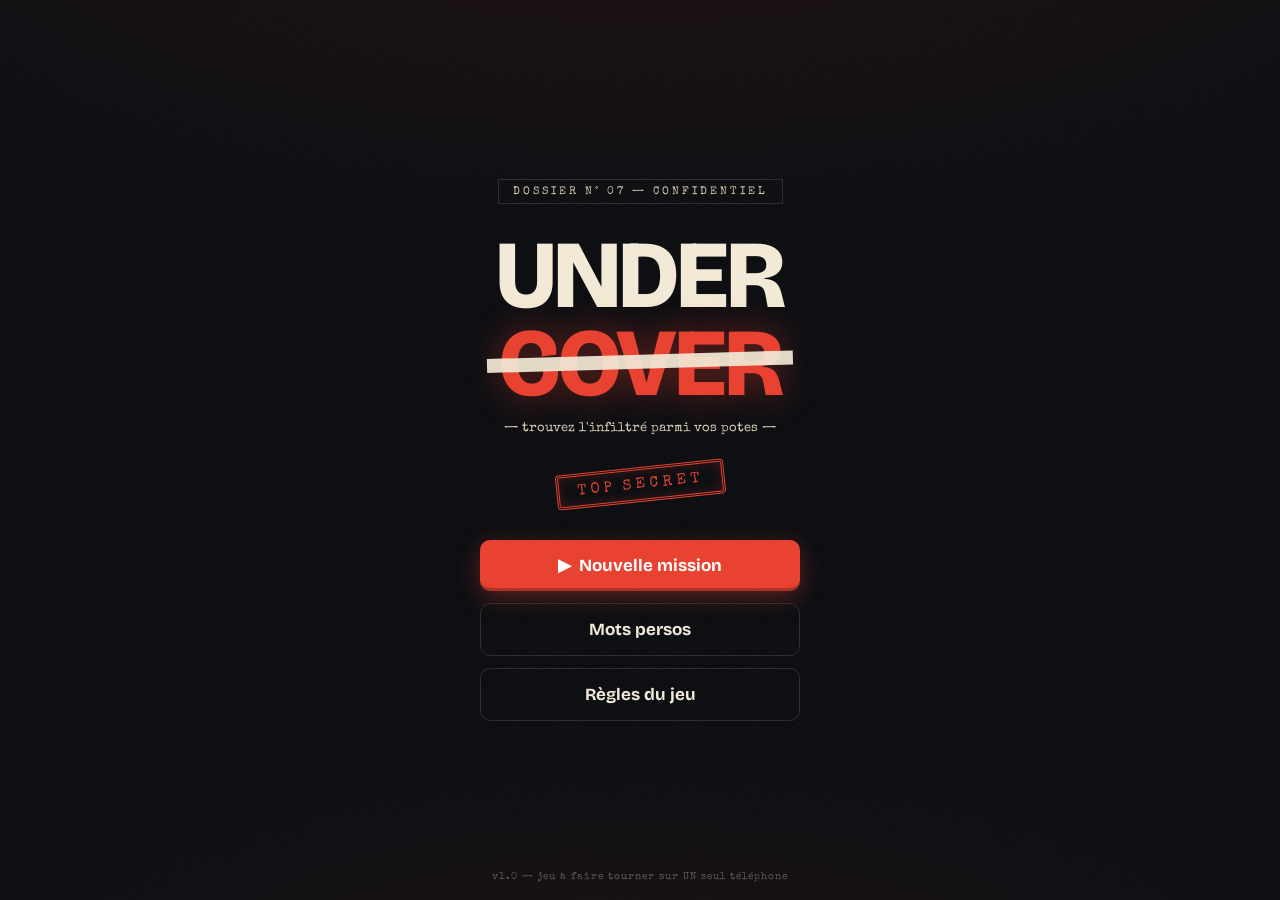
<file: index.html>
<!DOCTYPE html>
<html lang="fr">
<head>
  <meta charset="UTF-8">
  <meta name="viewport" content="width=device-width, initial-scale=1.0, maximum-scale=1.0, user-scalable=no">
  <meta name="theme-color" content="#0c0d11">
  <title>UNDERCOVER — Dossier Secret</title>
  <meta name="description" content="Le jeu Undercover entre potes — trouvez l'infiltré.">
  <link rel="preconnect" href="https://fonts.googleapis.com">
  <link rel="preconnect" href="https://fonts.gstatic.com" crossorigin>
  <link href="https://fonts.googleapis.com/css2?family=Bricolage+Grotesque:opsz,wght@12..96,300..800&family=Special+Elite&display=swap" rel="stylesheet">
  <link rel="stylesheet" href="css/style.css">
  <link rel="icon" href="data:image/svg+xml,<svg xmlns='http://www.w3.org/2000/svg' viewBox='0 0 100 100'><text y='.9em' font-size='90'>🕵️</text></svg>">
</head>
<body>

  <div class="noise" aria-hidden="true"></div>

  <!-- ================= ACCUEIL ================= -->
  <section id="screen-home" class="screen active">
    <div class="home-wrap">
      <div class="dossier-tag type">DOSSIER N° 07 — CONFIDENTIEL</div>
      <h1 class="logo">
        <span class="logo-under">UNDER</span>
        <span class="logo-cover">COVER<span class="logo-redact"></span></span>
      </h1>
      <p class="tagline type">— trouvez l'infiltré parmi vos potes —</p>

      <div class="stamp stamp-home type">TOP SECRET</div>

      <div class="home-actions">
        <button class="btn btn-primary" data-action="goto-setup">▶ &nbsp;Nouvelle mission</button>
        <button class="btn btn-ghost" data-action="goto-words">Mots persos</button>
        <button class="btn btn-ghost" data-action="show-rules">Règles du jeu</button>
      </div>

      <p class="footer-note type">v1.0 — jeu à faire tourner sur UN seul téléphone</p>
    </div>
  </section>

  <!-- ================= RÈGLES (modale) ================= -->
  <div id="rules-modal" class="modal" hidden>
    <div class="modal-card">
      <h2 class="modal-title">Règles de la mission</h2>
      <div class="rules-body">
        <p><strong class="c-civil">■ Les Civils</strong> reçoivent tous le même mot.</p>
        <p><strong class="c-under">■ Les Undercover</strong> reçoivent un mot différent mais proche.</p>
        <p><strong class="c-white">■ Mr. White</strong> ne reçoit… aucun mot. Il improvise.</p>
        <hr>
        <p>1. Chacun regarde son mot en secret, puis passe le téléphone.</p>
        <p>2. Dans l'ordre affiché, chacun décrit son mot d'UN mot ou d'une phrase, sans le dire.</p>
        <p>3. Débattez, puis votez pour éliminer un suspect.</p>
        <p>4. Si Mr. White est éliminé, il peut deviner le mot des civils pour gagner instantanément.</p>
        <hr>
        <p>🏆 <strong>Civils</strong> : éliminer tous les infiltrés.<br>
           🏆 <strong>Undercover / Mr. White</strong> : survivre jusqu'à égaler les civils.</p>
      </div>
      <button class="btn btn-primary" data-action="close-rules">Compris</button>
    </div>
  </div>

  <!-- ================= CONFIGURATION ================= -->
  <section id="screen-setup" class="screen">
    <header class="topbar">
      <button class="back type" data-action="goto-home">← retour</button>
      <span class="topbar-title type">RECRUTEMENT</span>
    </header>

    <div class="pad">
      <h2 class="section-title">Les agents</h2>
      <div id="player-list" class="player-list"></div>
      <form id="add-player-form" class="add-row">
        <input id="player-name-input" type="text" placeholder="Nom de l'agent…" maxlength="14" autocomplete="off">
        <button type="submit" class="btn-add" aria-label="Ajouter">+</button>
      </form>

      <h2 class="section-title">Les rôles</h2>
      <div class="role-config">
        <div class="role-row">
          <div>
            <span class="role-name c-under">Undercover</span>
            <span class="role-hint type">mot différent</span>
          </div>
          <div class="stepper">
            <button data-action="uc-minus">−</button>
            <span id="uc-count">1</span>
            <button data-action="uc-plus">+</button>
          </div>
        </div>
        <div class="role-row">
          <div>
            <span class="role-name c-white">Mr. White</span>
            <span id="mw-hint" class="role-hint type">aucun mot</span>
          </div>
          <div class="stepper">
            <button data-action="mw-minus">−</button>
            <span id="mw-count">0</span>
            <button data-action="mw-plus">+</button>
          </div>
        </div>
        <p id="role-summary" class="role-summary type"></p>
      </div>

      <p id="setup-error" class="error type" hidden></p>
      <button id="start-btn" class="btn btn-primary btn-big" data-action="start-game">Distribuer les cartes</button>
    </div>
  </section>

  <!-- ================= DISTRIBUTION ================= -->
  <section id="screen-reveal" class="screen">
    <div class="reveal-wrap">
      <p class="pass-label type">passe le téléphone à</p>
      <h2 id="reveal-player-name" class="pass-name"></h2>

      <div id="card" class="card">
        <div class="card-inner">
          <div class="card-face card-back">
            <div class="card-border">
              <div class="stamp-mini type">CONFIDENTIEL</div>
              <div class="card-eye">🕵️</div>
              <p class="card-tap type">appuie pour révéler</p>
            </div>
          </div>
          <div class="card-face card-front">
            <div class="card-border">
              <p id="card-word" class="card-word"></p>
              <p id="card-note" class="card-note type"></p>
              <p class="card-tap-front type">re-appuie pour passer au suivant</p>
            </div>
          </div>
        </div>
      </div>

      <p class="reveal-progress type" id="reveal-progress"></p>
    </div>
  </section>

  <!-- ================= ORDRE DE PAROLE ================= -->
  <section id="screen-order" class="screen">
    <div class="pad center-col">
      <div class="stamp type">BRIEFING</div>
      <h2 class="section-title big">Ordre de parole</h2>
      <p id="order-compo" class="sub type"></p>
      <ol id="order-list" class="order-list"></ol>
      <button class="btn btn-primary btn-big" data-action="goto-vote">Débat terminé → Vote</button>
    </div>
  </section>

  <!-- ================= VOTE ================= -->
  <section id="screen-vote" class="screen">
    <div class="pad center-col">
      <div class="stamp stamp-red type">INTERROGATOIRE</div>
      <h2 class="section-title big">Qui éliminez-vous ?</h2>
      <div id="vote-grid" class="vote-grid"></div>
      <div id="vote-confirm" class="vote-confirm" hidden>
        <p class="type" id="vote-confirm-text"></p>
        <div class="vote-confirm-btns">
          <button class="btn btn-ghost" data-action="cancel-vote">Annuler</button>
          <button class="btn btn-danger" data-action="confirm-vote">Éliminer</button>
        </div>
      </div>
    </div>
  </section>

  <!-- ================= RÉVÉLATION ÉLIMINÉ ================= -->
  <section id="screen-elim" class="screen">
    <div class="pad center-col">
      <p class="pass-label type">agent éliminé</p>
      <h2 id="elim-name" class="pass-name"></h2>
      <div id="elim-role-card" class="elim-role">
        <span id="elim-role-text"></span>
      </div>
      <p id="elim-comment" class="sub type"></p>

      <!-- Mr White guess -->
      <div id="white-guess" class="white-guess" hidden>
        <p class="sub type">Mr. White : quel est le mot des civils ?</p>
        <input id="white-guess-input" type="text" placeholder="Le mot des civils…" autocomplete="off">
        <button class="btn btn-primary" data-action="submit-white-guess">Tenter le coup</button>
      </div>

      <button id="continue-btn" class="btn btn-primary btn-big" data-action="continue-game">Continuer la mission</button>
    </div>
  </section>

  <!-- ================= FIN DE PARTIE ================= -->
  <section id="screen-end" class="screen">
    <div class="pad center-col">
      <div id="end-stamp" class="stamp stamp-big type">MISSION TERMINÉE</div>
      <h2 id="end-title" class="end-title"></h2>
      <p id="end-words" class="sub type"></p>
      <div id="end-roles" class="end-roles"></div>
      <div class="home-actions">
        <button class="btn btn-primary btn-big" data-action="replay">↻ Rejouer (mêmes agents)</button>
        <button class="btn btn-ghost" data-action="goto-home">Retour à l'accueil</button>
      </div>
    </div>
  </section>

  <!-- ================= MOTS PERSOS ================= -->
  <section id="screen-words" class="screen">
    <header class="topbar">
      <button class="back type" data-action="goto-home">← retour</button>
      <span class="topbar-title type">MOTS PERSOS</span>
    </header>
    <div class="pad">
      <p class="sub type">Vos paires passent en priorité sur les mots de base. Sauvegardées sur ce téléphone.</p>
      <form id="add-pair-form" class="pair-form">
        <input id="pair-word-1" type="text" placeholder="Mot 1" maxlength="30" autocomplete="off">
        <input id="pair-word-2" type="text" placeholder="Mot 2" maxlength="30" autocomplete="off">
        <button type="submit" class="btn btn-primary">+ Ajouter la paire</button>
      </form>
      <p id="pair-count" class="type sub"></p>
      <div id="custom-pairs" class="custom-pairs"></div>
    </div>
  </section>

  <script src="js/words.js"></script>
  <script src="js/game.js"></script>
</body>
</html>
</file>
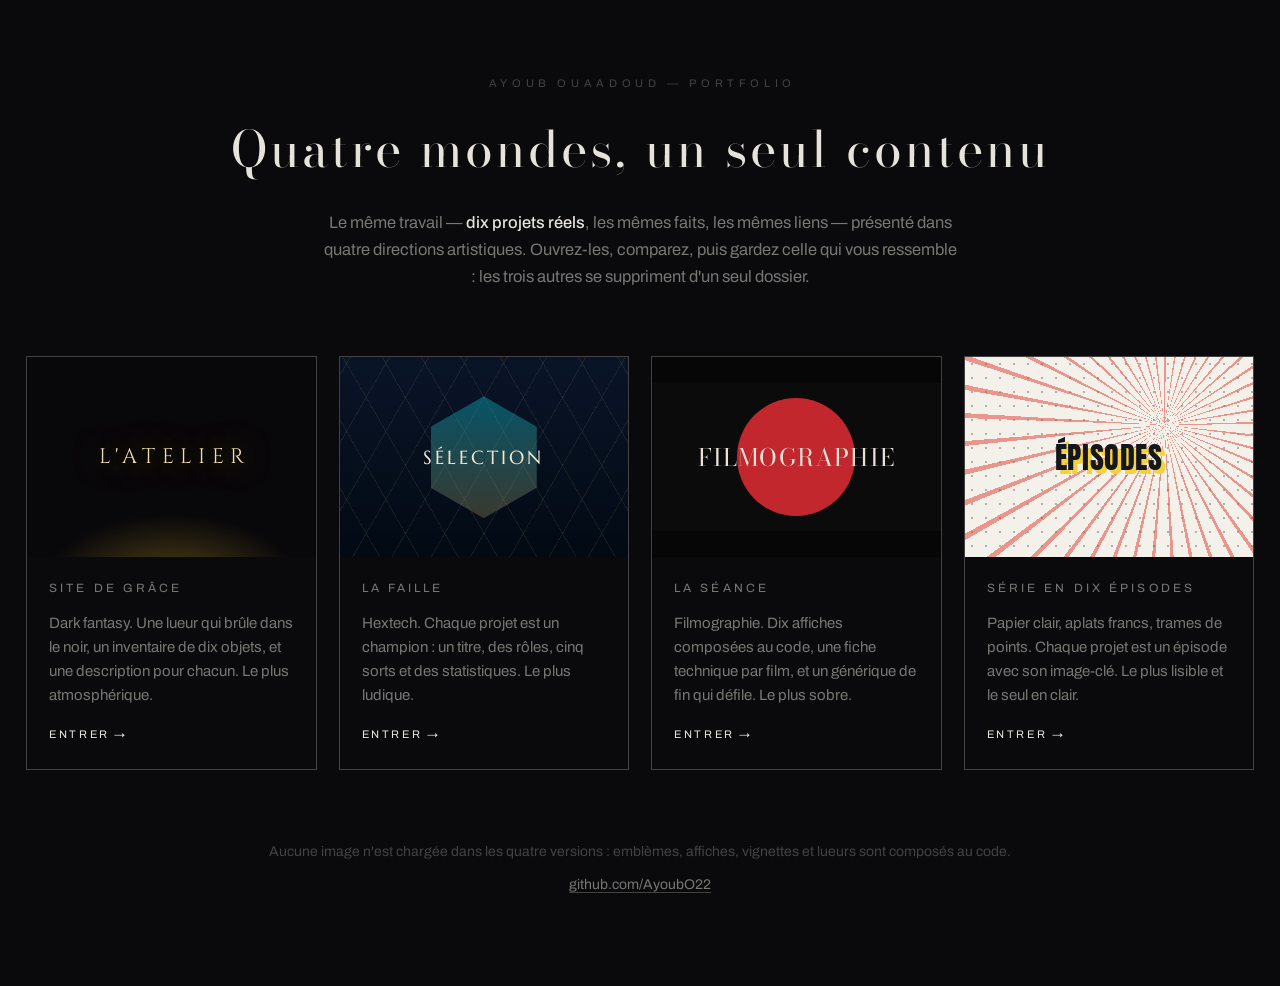
<file: portfolio/index.html>
<!DOCTYPE html>
<html lang="fr">
<head>
<meta charset="UTF-8">
<meta name="viewport" content="width=device-width, initial-scale=1.0">
<meta name="theme-color" content="#0a0a0c">
<title>AYOUB OUAADOUD — Quatre portfolios</title>
<meta name="description" content="Le même portfolio, dans quatre directions artistiques. À comparer, puis à choisir.">
<link rel="preconnect" href="https://fonts.googleapis.com">
<link rel="preconnect" href="https://fonts.gstatic.com" crossorigin>
<link href="https://fonts.googleapis.com/css2?family=Cinzel:wght@400;500&family=Marcellus&family=Bodoni+Moda:opsz,wght@6..96,400;6..96,500&family=Anton&family=Archivo:wght@300;400;500&display=swap" rel="stylesheet">
<style>
  :root { --fond: #0a0a0c; --texte: #e6e3dc; --sourd: rgba(230,227,220,.5); --tres-sourd: rgba(230,227,220,.26); }
  * { margin: 0; padding: 0; box-sizing: border-box; }
  body {
    background: var(--fond); color: var(--texte); font-family: "Archivo", system-ui, sans-serif;
    font-size: 16px; line-height: 1.65; min-height: 100dvh;
  }
  .enveloppe { max-width: 1280px; margin: 0 auto; padding: 74px 26px 90px; }

  header { text-align: center; margin-bottom: 66px; }
  .sur { font-size: 11px; letter-spacing: .42em; color: var(--tres-sourd); text-indent: .42em; }
  h1 { font-family: "Bodoni Moda", Georgia, serif; font-weight: 400; font-size: clamp(28px, 5vw, 50px); letter-spacing: .06em; margin: 16px 0 18px; }
  .intro { max-width: 640px; margin: 0 auto; color: var(--sourd); font-size: 16.5px; }
  .intro b { color: var(--texte); font-weight: 500; }

  .portes { display: grid; grid-template-columns: repeat(auto-fit, minmax(280px, 1fr)); gap: 22px; }
  .porte {
    display: block; border: 1px solid var(--tres-sourd); overflow: hidden;
    transition: transform .4s cubic-bezier(.2,.8,.3,1), border-color .4s ease;
    text-decoration: none; color: inherit;
  }
  .porte:hover { transform: translateY(-6px); }
  .apercu { height: 200px; position: relative; overflow: hidden; display: flex; align-items: center; justify-content: center; }
  .apercu span { position: relative; z-index: 2; text-align: center; padding: 0 18px; }
  .corps { padding: 22px 22px 26px; }
  .nom { font-size: 12px; letter-spacing: .26em; color: var(--sourd); }
  .desc { margin-top: 12px; font-size: 15px; color: var(--sourd); line-height: 1.6; }
  .aller { margin-top: 18px; font-size: 11px; letter-spacing: .24em; color: var(--texte); }
  .porte:hover .aller { color: #fff; }

  /* --- aperçu 1 : site de grâce --- */
  .ap-grace { background: radial-gradient(ellipse 70% 60% at 50% 118%, rgba(201,162,39,.42), #08070a 66%); }
  .ap-grace span { font-family: "Cinzel", serif; font-size: 21px; letter-spacing: .3em; color: #f0dfa8; text-indent: .3em; text-shadow: 0 0 30px rgba(201,162,39,.7); }
  .porte:hover .ap-grace { filter: brightness(1.25); }

  /* --- aperçu 2 : la faille --- */
  .ap-faille { background: linear-gradient(180deg, #0a1428, #010a13); }
  .ap-faille::before {
    content: ""; position: absolute; inset: 0;
    background: repeating-linear-gradient(60deg, rgba(200,170,110,.10) 0 1px, transparent 1px 34px),
                repeating-linear-gradient(-60deg, rgba(200,170,110,.10) 0 1px, transparent 1px 34px);
  }
  .ap-faille::after {
    content: ""; position: absolute; left: 50%; top: 50%; width: 106px; height: 122px; transform: translate(-50%,-50%);
    background: linear-gradient(180deg, rgba(3,151,171,.5), rgba(200,170,110,.28));
    clip-path: polygon(50% 0, 100% 25%, 100% 75%, 50% 100%, 0 75%, 0 25%);
  }
  .ap-faille span { font-family: "Marcellus", serif; font-size: 19px; letter-spacing: .16em; color: #f0e6d2; }

  /* --- aperçu 3 : la séance --- */
  .ap-cinema { background: #0b0b0c; }
  .ap-cinema::before, .ap-cinema::after {
    content: ""; position: absolute; left: 0; right: 0; height: 26px; background: #060607;
  }
  .ap-cinema::before { top: 0; } .ap-cinema::after { bottom: 0; }
  .ap-cinema span { font-family: "Bodoni Moda", Georgia, serif; font-size: 24px; letter-spacing: .05em; color: #e8e2d6; }
  .ap-cinema i {
    position: absolute; left: 50%; top: 50%; width: 118px; height: 118px; transform: translate(-50%,-50%);
    border-radius: 50%; background: #c1272d; z-index: 1;
  }

  /* --- aperçu 4 : épisodes --- */
  .ap-anime { background: #f4f1ea; }
  .ap-anime::before {
    content: ""; position: absolute; inset: 0;
    background: radial-gradient(#16161d 8%, transparent 9%); background-size: 14px 14px; opacity: .3;
  }
  .ap-anime::after {
    content: ""; position: absolute; inset: -30%;
    background: repeating-conic-gradient(from 0deg at 62% 40%, #e2382c 0deg 1.4deg, transparent 1.4deg 8deg); opacity: .5;
  }
  .ap-anime span { font-family: "Anton", sans-serif; font-size: 30px; letter-spacing: .02em; color: #16161d; text-shadow: 4px 4px 0 #f4d13d; }

  footer { margin-top: 70px; text-align: center; color: var(--tres-sourd); font-size: 14px; }
  footer a { color: var(--sourd); border-bottom: 1px solid var(--tres-sourd); text-decoration: none; }
  footer a:hover { color: var(--texte); }

  @media (max-width: 620px) { .enveloppe { padding: 50px 18px 70px; } .apercu { height: 160px; } }
</style>
<link rel="icon" href="data:image/svg+xml,<svg xmlns='http://www.w3.org/2000/svg' viewBox='0 0 100 100'><rect width='50' height='50' fill='%23c9a227'/><rect x='50' width='50' height='50' fill='%230397ab'/><rect y='50' width='50' height='50' fill='%23c1272d'/><rect x='50' y='50' width='50' height='50' fill='%23f4d13d'/></svg>">
</head>
<body>
<div class="enveloppe">

  <header>
    <p class="sur">AYOUB OUAADOUD — PORTFOLIO</p>
    <h1>Quatre mondes, un seul contenu</h1>
    <p class="intro">
      Le même travail — <b>dix projets réels</b>, les mêmes faits, les mêmes liens — présenté dans
      quatre directions artistiques. Ouvrez-les, comparez, puis gardez celle qui vous ressemble :
      les trois autres se suppriment d'un seul dossier.
    </p>
  </header>

  <div class="portes">

    <a class="porte" href="grace/">
      <div class="apercu ap-grace"><span>L'ATELIER</span></div>
      <div class="corps">
        <p class="nom">SITE DE GRÂCE</p>
        <p class="desc">Dark fantasy. Une lueur qui brûle dans le noir, un inventaire de dix objets, et une description pour chacun. Le plus atmosphérique.</p>
        <p class="aller">ENTRER →</p>
      </div>
    </a>

    <a class="porte" href="faille/">
      <div class="apercu ap-faille"><span>SÉLECTION</span></div>
      <div class="corps">
        <p class="nom">LA FAILLE</p>
        <p class="desc">Hextech. Chaque projet est un champion : un titre, des rôles, cinq sorts et des statistiques. Le plus ludique.</p>
        <p class="aller">ENTRER →</p>
      </div>
    </a>

    <a class="porte" href="cinema/">
      <div class="apercu ap-cinema"><i></i><span>FILMOGRAPHIE</span></div>
      <div class="corps">
        <p class="nom">LA SÉANCE</p>
        <p class="desc">Filmographie. Dix affiches composées au code, une fiche technique par film, et un générique de fin qui défile. Le plus sobre.</p>
        <p class="aller">ENTRER →</p>
      </div>
    </a>

    <a class="porte" href="anime/">
      <div class="apercu ap-anime"><span>ÉPISODES</span></div>
      <div class="corps">
        <p class="nom">SÉRIE EN DIX ÉPISODES</p>
        <p class="desc">Papier clair, aplats francs, trames de points. Chaque projet est un épisode avec son image-clé. Le plus lisible et le seul en clair.</p>
        <p class="aller">ENTRER →</p>
      </div>
    </a>

  </div>

  <footer>
    <p>Aucune image n'est chargée dans les quatre versions : emblèmes, affiches, vignettes et lueurs sont composés au code.</p>
    <p style="margin-top:10px"><a href="https://github.com/AyoubO22">github.com/AyoubO22</a></p>
  </footer>

</div>
</body>
</html>
</file>
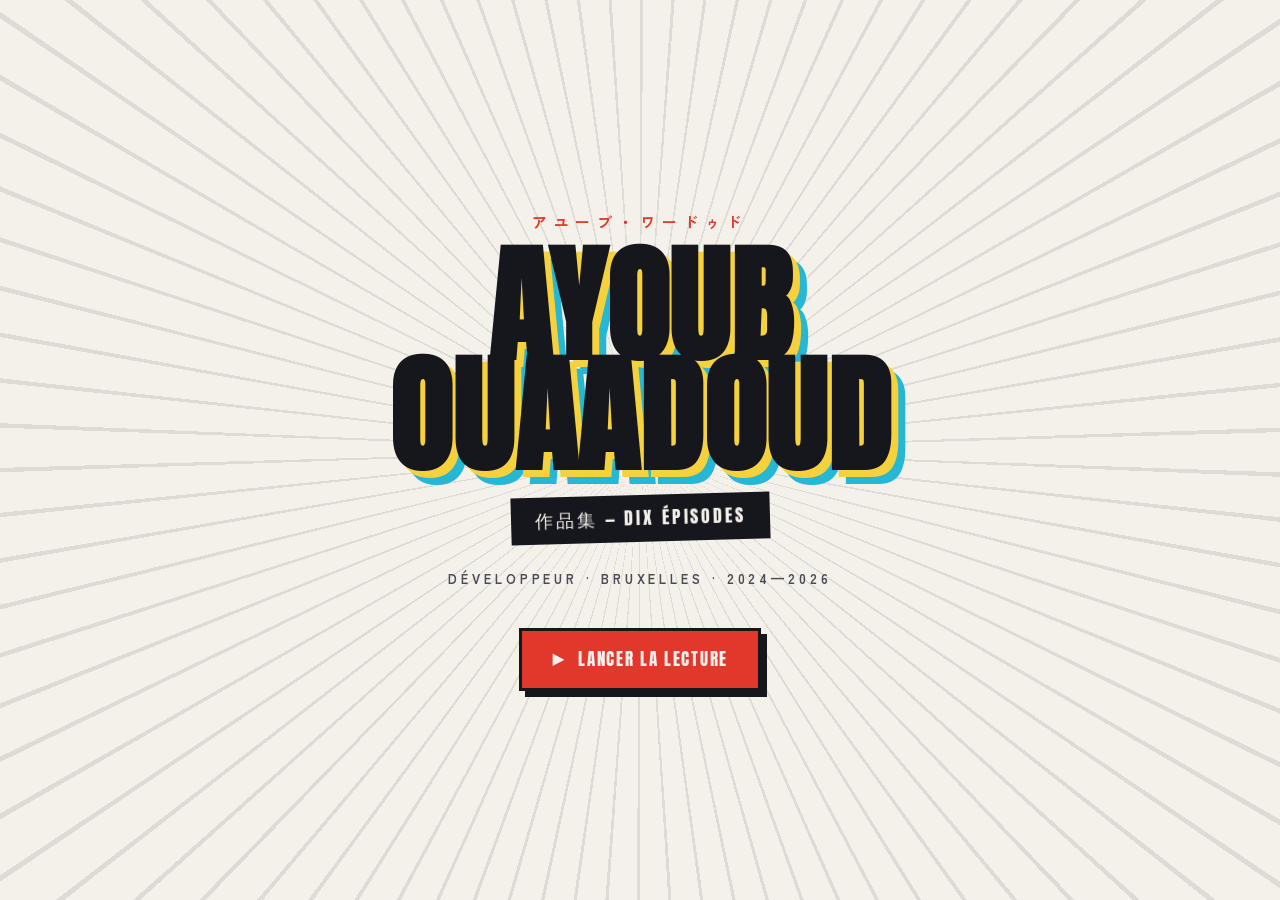
<file: portfolio/anime/index.html>
<!DOCTYPE html>
<html lang="fr">
<head>
<meta charset="UTF-8">
<meta name="viewport" content="width=device-width, initial-scale=1.0, viewport-fit=cover">
<meta name="theme-color" content="#f4f1ea">
<title>AYOUB OUAADOUD — 作品集</title>
<meta name="description" content="Portfolio interactif : dix projets présentés comme une série en dix épisodes.">
<link rel="preconnect" href="https://fonts.googleapis.com">
<link rel="preconnect" href="https://fonts.gstatic.com" crossorigin>
<link href="https://fonts.googleapis.com/css2?family=Anton&family=Zen+Kaku+Gothic+New:wght@400;500;700;900&display=swap" rel="stylesheet">
<link rel="stylesheet" href="css/portfolio.css">
<link rel="icon" href="data:image/svg+xml,<svg xmlns='http://www.w3.org/2000/svg' viewBox='0 0 100 100'><rect width='100' height='100' fill='%23f4f1ea'/><circle cx='50' cy='50' r='30' fill='%23e2382c'/><path d='M40 32 L72 50 L40 68 Z' fill='%23f4f1ea'/></svg>">
</head>
<body>

<div class="trame-fond" aria-hidden="true"></div>

<!-- ================= OUVERTURE ================= -->
<section id="ecran-ouverture" class="ecran active">
  <div class="lignes-vitesse" aria-hidden="true"></div>
  <div class="ouv">
    <p class="ouv-kana">アユーブ・ワードゥド</p>
    <h1 class="ouv-titre">AYOUB<br>OUAADOUD</h1>
    <div class="ouv-bande"><span>作品集 — DIX ÉPISODES</span></div>
    <p class="ouv-sous">DÉVELOPPEUR · BRUXELLES · 2024—2026</p>
    <button id="entrer" class="bouton bouton-rouge">▶ &nbsp;LANCER LA LECTURE</button>
  </div>
</section>

<!-- ================= SÉRIE ================= -->
<main id="app" hidden>

  <header class="tete">
    <span class="tete-marque">作品集</span>
    <span class="tete-nom">AYOUB OUAADOUD</span>
    <nav class="onglets" id="onglets">
      <button class="onglet actif" data-ecran="ecran-episodes">ÉPISODES</button>
      <button class="onglet" data-ecran="ecran-personnage">人物 &nbsp;PERSONNAGE</button>
      <button class="onglet" data-ecran="ecran-annees">年表 &nbsp;CHRONOLOGIE</button>
      <button class="onglet" data-ecran="ecran-contact">連絡 &nbsp;CONTACT</button>
    </nav>
  </header>

  <!-- ---- épisodes ---- -->
  <section id="ecran-episodes" class="ecran active">
    <div class="page">
      <div class="titre-bloc">
        <span class="titre-kana">全10話</span>
        <h2 class="titre-page">ÉPISODES</h2>
      </div>
      <div class="episodes" id="episodes"></div>
    </div>
  </section>

  <!-- ---- personnage ---- -->
  <section id="ecran-personnage" class="ecran">
    <div class="page page-etroite">
      <div class="titre-bloc">
        <span class="titre-kana">人物紹介</span>
        <h2 class="titre-page">PERSONNAGE</h2>
      </div>
      <div class="perso" id="perso"></div>
      <h3 class="sous-titre">能力 &nbsp;CAPACITÉS</h3>
      <div class="capacites" id="capacites"></div>
    </div>
  </section>

  <!-- ---- chronologie ---- -->
  <section id="ecran-annees" class="ecran">
    <div class="page page-etroite">
      <div class="titre-bloc">
        <span class="titre-kana">年表</span>
        <h2 class="titre-page">CHRONOLOGIE</h2>
      </div>
      <div class="annees" id="annees"></div>
    </div>
  </section>

  <!-- ---- contact ---- -->
  <section id="ecran-contact" class="ecran">
    <div class="page page-etroite">
      <div class="titre-bloc">
        <span class="titre-kana">連絡先</span>
        <h2 class="titre-page">CONTACT</h2>
      </div>
      <div class="contacts" id="contacts"></div>
      <p class="a-suivre">続く &nbsp;— &nbsp;À SUIVRE</p>
    </div>
  </section>
</main>

<!-- ================= DÉTAIL D'ÉPISODE ================= -->
<div id="detail" class="detail-voile" hidden>
  <article class="detail" id="detail-corps"></article>
</div>

<!-- ================= EYECATCH ================= -->
<div id="eyecatch" class="eyecatch" hidden><span class="eyecatch-texte"></span></div>

<script src="js/data.js"></script>
<script src="js/vignettes.js"></script>
<script src="js/main.js"></script>
</body>
</html>
</file>
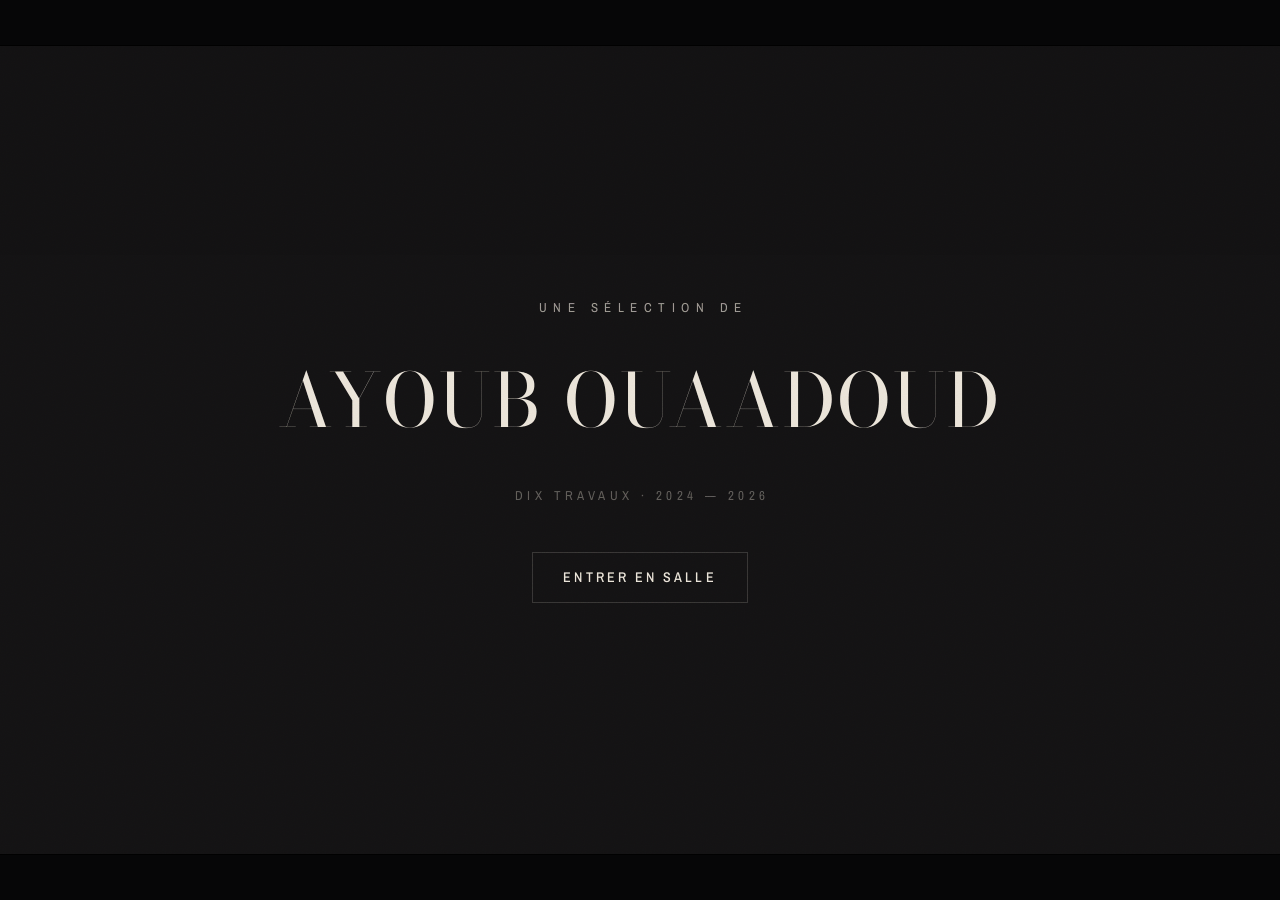
<file: portfolio/cinema/index.html>
<!DOCTYPE html>
<html lang="fr">
<head>
<meta charset="UTF-8">
<meta name="viewport" content="width=device-width, initial-scale=1.0, viewport-fit=cover">
<meta name="theme-color" content="#0b0b0c">
<title>AYOUB OUAADOUD — La Séance</title>
<meta name="description" content="Portfolio interactif : dix travaux présentés comme une filmographie.">
<link rel="preconnect" href="https://fonts.googleapis.com">
<link rel="preconnect" href="https://fonts.gstatic.com" crossorigin>
<link href="https://fonts.googleapis.com/css2?family=Bodoni+Moda:ital,opsz,wght@0,6..96,400;0,6..96,500;0,6..96,700;1,6..96,400&family=Archivo:wght@300;400;500;600&family=Archivo+Narrow:wght@400;500;600&display=swap" rel="stylesheet">
<link rel="stylesheet" href="css/portfolio.css">
<link rel="icon" href="data:image/svg+xml,<svg xmlns='http://www.w3.org/2000/svg' viewBox='0 0 100 100'><rect width='100' height='100' fill='%230b0b0c'/><circle cx='50' cy='50' r='26' fill='none' stroke='%23e8e2d6' stroke-width='6'/><rect y='0' width='100' height='14' fill='%23c1272d'/><rect y='86' width='100' height='14' fill='%23c1272d'/></svg>">
</head>
<body>

<div class="grain" aria-hidden="true"></div>
<div class="scintillement" aria-hidden="true"></div>
<div class="bande bande-haut" aria-hidden="true"></div>
<div class="bande bande-bas" aria-hidden="true"></div>

<!-- ================= CARTONS D'OUVERTURE ================= -->
<section id="ecran-ouverture" class="ecran active">
  <div class="cartons">
    <p class="carton c1">UNE SÉLECTION DE</p>
    <h1 class="carton c2">AYOUB OUAADOUD</h1>
    <p class="carton c3">DIX TRAVAUX · 2024 — 2026</p>
    <button id="entrer" class="carton c4 bouton">ENTRER EN SALLE</button>
  </div>
</section>

<!-- ================= SALLE ================= -->
<main id="app" hidden>

  <header class="tete">
    <span class="tete-nom">AYOUB OUAADOUD</span>
    <nav class="onglets" id="onglets">
      <button class="onglet actif" data-ecran="ecran-filmo">FILMOGRAPHIE</button>
      <button class="onglet" data-ecran="ecran-realisateur">LE RÉALISATEUR</button>
      <button class="onglet" data-ecran="ecran-parcours">PARCOURS</button>
      <button class="onglet" data-ecran="ecran-generique">GÉNÉRIQUE</button>
    </nav>
  </header>

  <!-- ---- filmographie ---- -->
  <section id="ecran-filmo" class="ecran active">
    <div class="page">
      <h2 class="page-titre">FILMOGRAPHIE</h2>
      <p class="page-note">Dix travaux. Cliquez sur une affiche pour la fiche technique.</p>
      <div class="affiches" id="affiches"></div>
    </div>
  </section>

  <!-- ---- réalisateur ---- -->
  <section id="ecran-realisateur" class="ecran">
    <div class="page page-etroite">
      <h2 class="page-titre">LE RÉALISATEUR</h2>
      <p class="real-note" id="real-note"></p>
      <div class="real-ident" id="real-ident"></div>
      <h3 class="sous-titre">COMPÉTENCES TECHNIQUES</h3>
      <div class="competences" id="competences"></div>
    </div>
  </section>

  <!-- ---- parcours ---- -->
  <section id="ecran-parcours" class="ecran">
    <div class="page page-etroite">
      <h2 class="page-titre">PARCOURS</h2>
      <div class="parcours" id="parcours"></div>
    </div>
  </section>

  <!-- ---- générique ---- -->
  <section id="ecran-generique" class="ecran">
    <div class="generique-cadre">
      <div class="generique-roule" id="generique-roule"></div>
    </div>
  </section>
</main>

<!-- ================= FICHE TECHNIQUE ================= -->
<div id="fiche" class="fiche-voile" hidden>
  <article class="fiche" id="fiche-corps"></article>
</div>

<script src="js/data.js"></script>
<script src="js/affiches.js"></script>
<script src="js/main.js"></script>
</body>
</html>
</file>
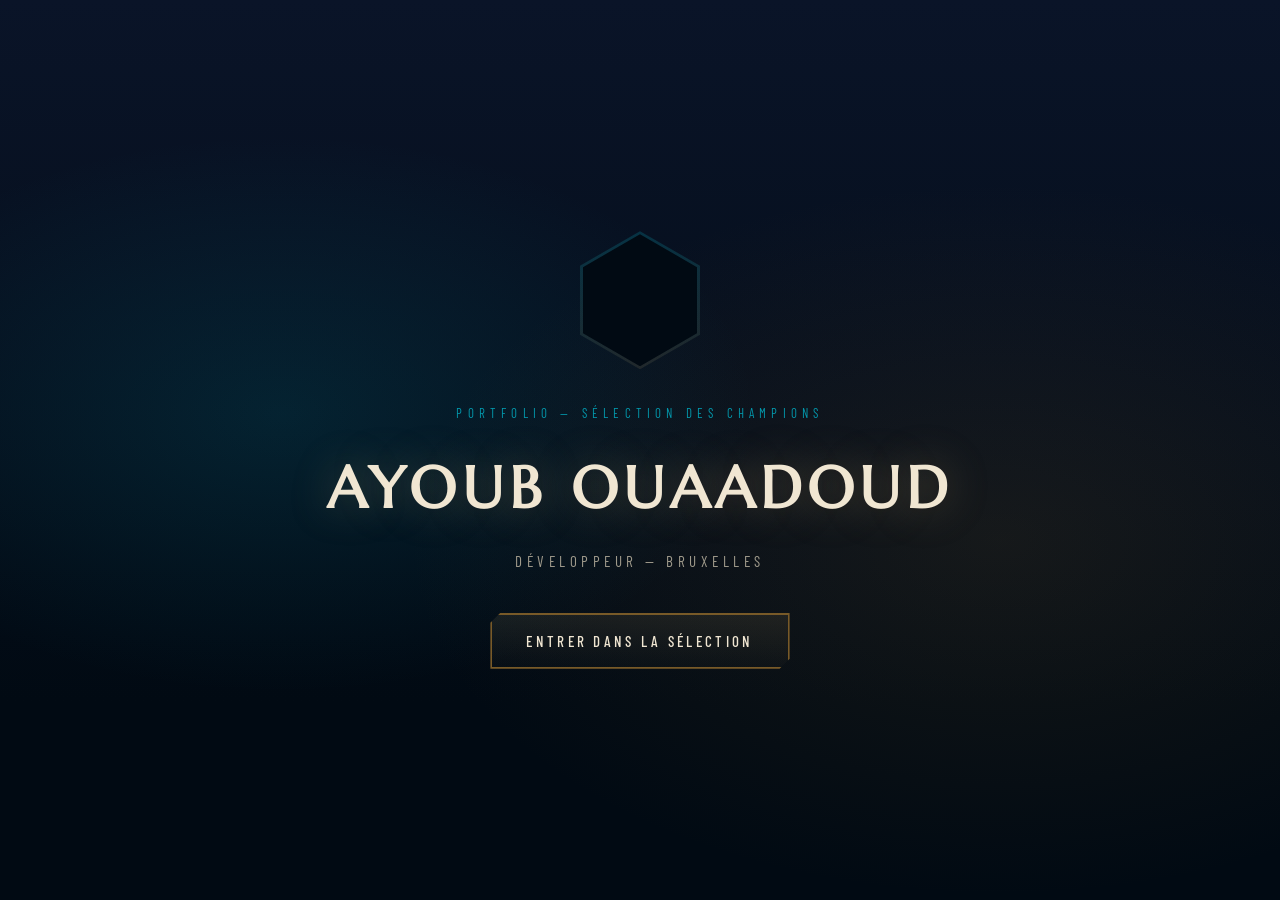
<file: portfolio/faille/index.html>
<!DOCTYPE html>
<html lang="fr">
<head>
<meta charset="UTF-8">
<meta name="viewport" content="width=device-width, initial-scale=1.0, viewport-fit=cover">
<meta name="theme-color" content="#010a13">
<title>AYOUB OUAADOUD — Sélection</title>
<meta name="description" content="Portfolio interactif : dix projets présentés comme une sélection de champions.">
<link rel="preconnect" href="https://fonts.googleapis.com">
<link rel="preconnect" href="https://fonts.gstatic.com" crossorigin>
<link href="https://fonts.googleapis.com/css2?family=Marcellus&family=Barlow:wght@300;400;500;600&family=Barlow+Condensed:wght@400;500;600&display=swap" rel="stylesheet">
<link rel="stylesheet" href="css/portfolio.css">
<link rel="icon" href="data:image/svg+xml,<svg xmlns='http://www.w3.org/2000/svg' viewBox='0 0 100 100'><path d='M50 6 92 30v40L50 94 8 70V30z' fill='none' stroke='%23c8aa6e' stroke-width='7'/><path d='M50 32 68 42v20L50 72 32 62V42z' fill='%230397ab'/></svg>">
</head>
<body>

<div class="trame" aria-hidden="true"></div>
<div class="lueur-fond" aria-hidden="true"></div>

<!-- ================= OUVERTURE ================= -->
<section id="ecran-ouverture" class="ecran active">
  <div class="ouv">
    <div class="ouv-hex"></div>
    <p class="ouv-sur">PORTFOLIO — SÉLECTION DES CHAMPIONS</p>
    <h1 class="ouv-titre">AYOUB OUAADOUD</h1>
    <p class="ouv-sous">DÉVELOPPEUR — BRUXELLES</p>
    <button id="entrer" class="bouton-or">ENTRER DANS LA SÉLECTION</button>
  </div>
</section>

<!-- ================= APPLICATION ================= -->
<main id="app" hidden>

  <header class="tete">
    <div class="tete-invocateur">
      <span class="tete-niveau" id="tete-niveau">26</span>
      <span class="tete-nom" id="tete-nom">AYOUB OUAADOUD</span>
      <span class="tete-rang" id="tete-rang">PLATINE</span>
    </div>
    <nav class="onglets" id="onglets">
      <button class="onglet actif" data-ecran="ecran-selection">SÉLECTION</button>
      <button class="onglet" data-ecran="ecran-profil">PROFIL</button>
      <button class="onglet" data-ecran="ecran-historique">HISTORIQUE</button>
      <button class="onglet" data-ecran="ecran-contact">CONTACT</button>
    </nav>
    <button class="son" id="btn-son" aria-pressed="false">SON</button>
  </header>

  <!-- ---- sélection ---- -->
  <section id="ecran-selection" class="ecran active">
    <div class="selection">

      <aside class="grille" id="grille" role="listbox" aria-label="Champions"></aside>

      <div class="scene">
        <div class="scene-halo" aria-hidden="true"></div>
        <div class="scene-embleme" id="scene-embleme"></div>
        <div class="scene-ident">
          <p class="scene-titre" id="scene-titre">le Chroniqueur</p>
          <h2 class="scene-nom" id="scene-nom">GAMEBOXD</h2>
          <div class="scene-roles" id="scene-roles"></div>
        </div>
      </div>

      <div class="kit">
        <p class="kit-resume" id="kit-resume"></p>
        <div class="kit-stats" id="kit-stats"></div>
        <div class="kit-sorts" id="kit-sorts"></div>
        <div class="kit-detail" id="kit-detail"></div>
        <div class="kit-pied">
          <div class="kit-liens" id="kit-liens"></div>
          <button class="bouton-or verrou" id="verrou">VERROUILLER</button>
        </div>
      </div>

    </div>
  </section>

  <!-- ---- profil ---- -->
  <section id="ecran-profil" class="ecran">
    <div class="page">
      <h2 class="page-titre">PROFIL D'INVOCATEUR</h2>
      <div class="profil">
        <div class="profil-carte">
          <div class="profil-hex"><span id="profil-niveau">26</span></div>
          <p class="profil-nom" id="profil-nom">AYOUB OUAADOUD</p>
          <p class="profil-lieu" id="profil-lieu">Bruxelles, Belgique</p>
          <p class="profil-note">Un niveau par dépôt, public ou privé.</p>
        </div>
        <div class="maitrises" id="maitrises"></div>
      </div>
    </div>
  </section>

  <!-- ---- historique ---- -->
  <section id="ecran-historique" class="ecran">
    <div class="page">
      <h2 class="page-titre">HISTORIQUE DE PARTIES</h2>
      <div class="parties" id="parties"></div>
    </div>
  </section>

  <!-- ---- contact ---- -->
  <section id="ecran-contact" class="ecran">
    <div class="page">
      <h2 class="page-titre">INVITER DANS L'ÉQUIPE</h2>
      <div class="contacts" id="contacts"></div>
    </div>
  </section>
</main>

<div id="verrouille" class="verrouille" hidden><span class="verrouille-nom"></span><span class="verrouille-sur">VERROUILLÉ</span></div>
<div id="annonce" class="annonce" hidden></div>

<script src="js/data.js"></script>
<script src="js/emblemes.js"></script>
<script src="js/audio.js"></script>
<script src="js/main.js"></script>
</body>
</html>
</file>
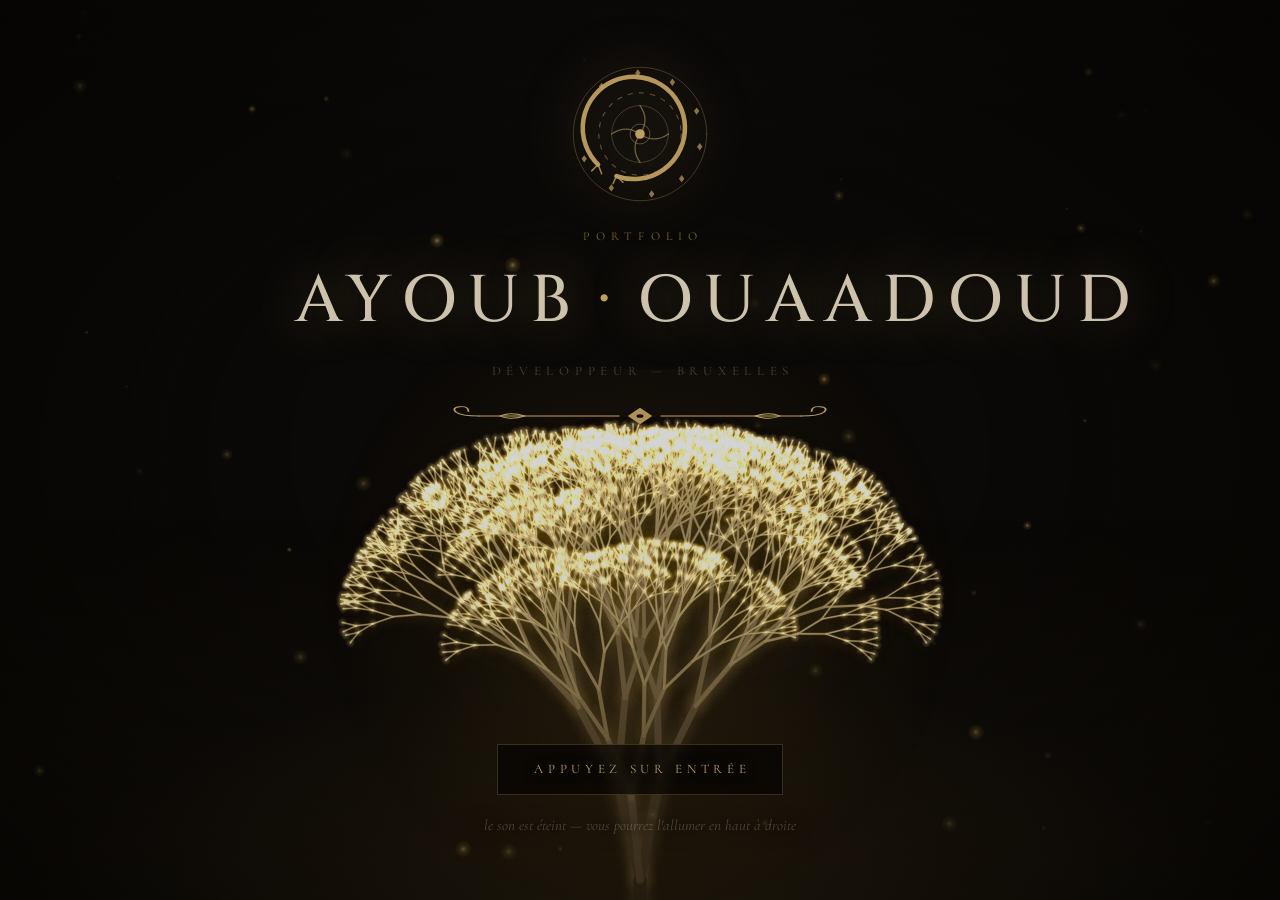
<file: portfolio/grace/index.html>
<!DOCTYPE html>
<html lang="fr">
<head>
<meta charset="UTF-8">
<meta name="viewport" content="width=device-width, initial-scale=1.0, viewport-fit=cover">
<meta name="theme-color" content="#0a0806">
<title>AYOUB OUAADOUD — Site de Grâce</title>
<meta name="description" content="Portfolio interactif : un site de grâce, un inventaire, et dix objets à examiner.">
<link rel="preconnect" href="https://fonts.googleapis.com">
<link rel="preconnect" href="https://fonts.gstatic.com" crossorigin>
<link href="https://fonts.googleapis.com/css2?family=Cinzel:wght@400;500;600&family=Cormorant+Garamond:ital,wght@0,300;0,400;0,500;1,300;1,400&family=Cormorant+SC:wght@400;500;600&display=swap" rel="stylesheet">
<link rel="stylesheet" href="css/portfolio.css">
<link rel="icon" href="data:image/svg+xml,<svg xmlns='http://www.w3.org/2000/svg' viewBox='0 0 100 100'><circle cx='50' cy='50' r='34' fill='none' stroke='%23c9a227' stroke-width='6'/><circle cx='50' cy='50' r='10' fill='%23f0dfa8'/></svg>">
</head>
<body class="ouverture">

<canvas id="arbre" aria-hidden="true"></canvas>
<canvas id="braises" aria-hidden="true"></canvas>
<div class="grain" aria-hidden="true"></div>
<div class="vignette" aria-hidden="true"></div>

<!-- ================= OUVERTURE ================= -->
<section id="ecran-ouverture" class="ecran active">
  <div class="ouverture-bloc">
    <div class="anneau" id="anneau" aria-hidden="true"></div>
    <p class="ouverture-sur">PORTFOLIO</p>
    <h1 class="ouverture-titre">AYOUB<span class="ouverture-sep">·</span>OUAADOUD</h1>
    <p class="ouverture-sous">DÉVELOPPEUR — BRUXELLES</p>
    <div class="orn-ligne" id="orn-ouverture"></div>
  </div>
  <div class="ouverture-pied">
    <button id="entrer" class="entrer">APPUYEZ SUR ENTRÉE</button>
    <p class="ouverture-note">le son est éteint — vous pourrez l'allumer en haut à droite</p>
  </div>
</section>

<!-- ================= LE JEU ================= -->
<main id="jeu" hidden>

  <header class="bandeau">
    <button class="bandeau-retour" id="btn-retour" hidden>◄ RETOUR</button>
    <span class="fil" id="fil">SITE DE GRÂCE</span>
    <span class="bandeau-porteur" id="bandeau-porteur">AYOUB OUAADOUD</span>
    <span class="bandeau-lieu">NIVEAU <b id="bandeau-niveau">26</b></span>
    <nav class="bandeau-actions">
      <button class="lien-sobre" id="btn-souvenirs">SOUVENIRS <b id="cpt-souvenirs">0</b>/<b id="cpt-total">8</b></button>
      <button class="lien-sobre" id="btn-son" aria-pressed="false">SON : ÉTEINT</button>
    </nav>
  </header>

  <!-- ---- site de grâce ---- -->
  <section id="ecran-grace" class="ecran active">
    <canvas id="lueur" aria-hidden="true"></canvas>
    <div class="grace-bloc">
      <p class="grace-sur">SITE DE GRÂCE DÉCOUVERT</p>
      <h2 class="grace-titre">L'ATELIER</h2>
      <div class="orn-ligne" id="orn-grace"></div>
      <nav class="menu" id="menu">
        <button class="menu-item" data-ecran="ecran-inventaire"><span class="menu-marque"></span>INVENTAIRE<span class="menu-note">dix objets</span></button>
        <button class="menu-item" data-ecran="ecran-attributs"><span class="menu-marque"></span>MONTER DE NIVEAU<span class="menu-note">ce que je sais faire</span></button>
        <button class="menu-item" data-ecran="ecran-chronique"><span class="menu-marque"></span>CHRONIQUE<span class="menu-note">ce qui a précédé</span></button>
        <button class="menu-item" data-ecran="ecran-missives"><span class="menu-marque"></span>MISSIVES<span class="menu-note">me joindre</span></button>
        <button class="menu-item menu-repos" data-action="repos"><span class="menu-marque"></span>SE REPOSER<span class="menu-note">reprendre souffle</span></button>
      </nav>
    </div>
  </section>

  <!-- ---- inventaire ---- -->
  <section id="ecran-inventaire" class="ecran">
    <div class="ecran-tete">
      <h2 class="ecran-titre">INVENTAIRE</h2>
      <div class="orn-ligne" id="orn-inv"></div>
    </div>
    <div class="inv">
      <div class="inv-colonne">
        <div class="inv-compte"><span id="inv-compte">1 / 10</span></div>
        <div class="inv-casiers" id="inv-casiers" role="listbox" aria-label="Objets"></div>
      </div>
      <article class="fiche panneau" id="fiche"></article>
    </div>
  </section>

  <!-- ---- montée de niveau ---- -->
  <section id="ecran-attributs" class="ecran">
    <div class="ecran-tete">
      <h2 class="ecran-titre">MONTER DE NIVEAU</h2>
      <div class="orn-ligne" id="orn-attr"></div>
    </div>
    <div class="niveau">
      <div class="niveau-tete panneau">
        <button class="niv-bloc" id="attr-niveau">
          <span class="niv-lab">NIVEAU</span>
          <span class="niv-val" id="niv-val">26</span>
        </button>
        <div class="niv-bloc">
          <span class="niv-lab">RUNES DÉTENUES</span>
          <span class="niv-val niv-val-sourd" id="niv-runes">26</span>
        </div>
        <div class="niv-bloc">
          <span class="niv-lab">REQUIS POUR LE SUIVANT</span>
          <span class="niv-val niv-val-sourd">1</span>
        </div>
        <p class="niv-note">Une rune par dépôt, public ou privé. Le niveau suivant demandera un dépôt de plus.</p>
      </div>
      <div class="niveau-corps">
        <div class="attr-liste panneau" id="attr-liste"></div>
        <div class="attr-memoire panneau" id="attr-memoire"></div>
      </div>
    </div>
  </section>

  <!-- ---- chronique ---- -->
  <section id="ecran-chronique" class="ecran">
    <div class="ecran-tete">
      <h2 class="ecran-titre">CHRONIQUE</h2>
      <div class="orn-ligne" id="orn-chr"></div>
    </div>
    <ol class="chronique" id="chronique"></ol>
  </section>

  <!-- ---- missives ---- -->
  <section id="ecran-missives" class="ecran">
    <div class="ecran-tete">
      <h2 class="ecran-titre">MISSIVES</h2>
      <div class="orn-ligne" id="orn-mis"></div>
      <p class="ecran-note">Messages laissés au sol par le porteur.</p>
    </div>
    <div class="missives" id="missives"></div>
  </section>

  <!-- ---- barre d'invites ---- -->
  <footer class="invites" id="invites"></footer>
</main>

<!-- ================= SURIMPRESSIONS ================= -->
<div id="carton" class="carton" hidden><span class="carton-nom"></span></div>
<div id="obtenu" class="obtenu" hidden><span class="obtenu-sceau"></span><span class="obtenu-texte"></span></div>
<div id="peri" class="peri" hidden><span>VOUS AVEZ PÉRI</span></div>

<div id="voile-souvenirs" class="voile" hidden>
  <div class="panneau panneau-modal">
    <div class="panneau-tete">
      <h3>SOUVENIRS</h3>
      <button class="panneau-fermer" data-fermer="voile-souvenirs">✕</button>
    </div>
    <div class="panneau-corps" id="liste-souvenirs"></div>
  </div>
</div>

<div id="annonce" class="annonce" hidden></div>

<script src="js/data.js"></script>
<script src="js/audio.js"></script>
<script src="js/ambiance.js"></script>
<script src="js/ornements.js"></script>
<script src="js/sigils.js"></script>
<script src="js/eggs.js"></script>
<script src="js/ui.js"></script>
<script src="js/main.js"></script>
</body>
</html>
</file>
<file: css/style.css>
/* ============================================================
   UNDERCOVER — Dossier Secret
   Thème : encre noire, papier crème, tampons rouges
   ============================================================ */

:root {
  --ink: #0c0d11;
  --ink-2: #14161d;
  --ink-3: #1d2029;
  --paper: #f2ead6;
  --paper-dim: #d8cdb2;
  --red: #e8402f;
  --red-dark: #b52c1f;
  --civil: #6fbf73;
  --white-role: #e9c46a;
  --line: rgba(242, 234, 214, 0.14);
  --font-display: "Bricolage Grotesque", sans-serif;
  --font-type: "Special Elite", monospace;
}

* { margin: 0; padding: 0; box-sizing: border-box; -webkit-tap-highlight-color: transparent; }

html, body { height: 100%; }

body {
  background: var(--ink);
  background-image:
    radial-gradient(ellipse 120% 60% at 50% -10%, rgba(232, 64, 47, 0.08), transparent 60%),
    radial-gradient(ellipse 100% 50% at 50% 110%, rgba(232, 64, 47, 0.05), transparent 60%);
  color: var(--paper);
  font-family: var(--font-display);
  overflow-x: hidden;
  min-height: 100dvh;
}

.type { font-family: var(--font-type); }

/* ---- grain ---- */
.noise {
  position: fixed; inset: 0; pointer-events: none; z-index: 50; opacity: 0.5;
  background-image: url("data:image/svg+xml,%3Csvg xmlns='http://www.w3.org/2000/svg' width='120' height='120'%3E%3Cfilter id='n'%3E%3CfeTurbulence type='fractalNoise' baseFrequency='0.9' numOctaves='2'/%3E%3CfeColorMatrix values='0 0 0 0 1 0 0 0 0 1 0 0 0 0 1 0 0 0 0.05 0'/%3E%3C/filter%3E%3Crect width='120' height='120' filter='url(%23n)'/%3E%3C/svg%3E");
}

/* ---- écrans ---- */
.screen {
  display: none;
  min-height: 100dvh;
  animation: screen-in 0.45s cubic-bezier(0.2, 0.8, 0.2, 1);
}
.screen.active { display: block; }

@keyframes screen-in {
  from { opacity: 0; transform: translateY(14px); }
  to   { opacity: 1; transform: none; }
}

.pad { padding: 20px 22px 44px; max-width: 480px; margin: 0 auto; }
.center-col { display: flex; flex-direction: column; align-items: center; text-align: center; min-height: 100dvh; justify-content: center; gap: 14px; }

/* ============ ACCUEIL ============ */
.home-wrap {
  min-height: 100dvh;
  display: flex; flex-direction: column; align-items: center; justify-content: center;
  gap: 10px; padding: 32px 22px; text-align: center; position: relative;
}

.dossier-tag {
  font-size: 11px; letter-spacing: 3px; color: var(--paper-dim);
  border: 1px solid var(--line); padding: 6px 14px;
  animation: fade-up 0.6s 0.1s both;
}

.logo {
  font-size: clamp(56px, 17vw, 96px);
  font-weight: 800; line-height: 0.92; letter-spacing: -2px;
  display: flex; flex-direction: column; align-items: center;
  margin: 18px 0 4px;
  animation: fade-up 0.6s 0.25s both;
}
.logo-under { color: var(--paper); }
.logo-cover {
  color: var(--red); position: relative; display: inline-block;
  text-shadow: 0 0 34px rgba(232, 64, 47, 0.45);
}
.logo-redact {
  position: absolute; left: -4%; right: -4%; top: 44%; height: 14px;
  background: var(--paper); opacity: 0.92; transform: rotate(-1.6deg);
  animation: redact 0.5s 1s both;
  transform-origin: left center;
}
@keyframes redact { from { transform: scaleX(0) rotate(-1.6deg); } to { transform: scaleX(1) rotate(-1.6deg); } }

.tagline { color: var(--paper-dim); font-size: 13px; animation: fade-up 0.6s 0.4s both; }

.stamp {
  font-size: 15px; letter-spacing: 4px; color: var(--red);
  border: 3px double var(--red); border-radius: 4px;
  padding: 7px 18px; transform: rotate(-6deg);
  text-transform: uppercase;
  box-shadow: inset 0 0 12px rgba(232, 64, 47, 0.2);
}
.stamp-home { margin: 22px 0 8px; animation: stamp-in 0.4s 0.7s both; }
.stamp-red { background: rgba(232, 64, 47, 0.08); }
.stamp-big { font-size: 17px; }

@keyframes stamp-in {
  from { opacity: 0; transform: rotate(-6deg) scale(2.4); }
  60%  { opacity: 1; transform: rotate(-6deg) scale(0.92); }
  to   { opacity: 1; transform: rotate(-6deg) scale(1); }
}
@keyframes fade-up {
  from { opacity: 0; transform: translateY(12px); }
  to   { opacity: 1; transform: none; }
}

.home-actions {
  display: flex; flex-direction: column; gap: 12px; width: 100%; max-width: 320px;
  margin-top: 20px; animation: fade-up 0.6s 0.85s both;
}

.footer-note { position: absolute; bottom: 18px; font-size: 10px; color: rgba(242,234,214,0.35); letter-spacing: 1px; }

/* ============ BOUTONS ============ */
.btn {
  font-family: var(--font-display);
  font-size: 17px; font-weight: 700;
  padding: 15px 22px; border-radius: 10px;
  border: none; cursor: pointer;
  transition: transform 0.12s ease, box-shadow 0.12s ease, opacity 0.2s;
  width: 100%;
}
.btn:active { transform: scale(0.97); }
.btn:disabled { opacity: 0.35; pointer-events: none; }

.btn-primary {
  background: var(--red); color: #fff;
  box-shadow: 0 6px 22px rgba(232, 64, 47, 0.35), inset 0 -3px 0 rgba(0,0,0,0.25);
}
.btn-danger {
  background: var(--red-dark); color: #fff;
  box-shadow: inset 0 -3px 0 rgba(0,0,0,0.3);
}
.btn-ghost {
  background: transparent; color: var(--paper);
  border: 1px solid var(--line);
}
.btn-big { font-size: 18px; margin-top: 18px; }

/* ============ TOPBAR ============ */
.topbar {
  display: flex; align-items: center; justify-content: space-between;
  padding: 18px 22px 6px; max-width: 480px; margin: 0 auto;
}
.back {
  background: none; border: none; color: var(--paper-dim);
  font-size: 13px; cursor: pointer; letter-spacing: 1px; padding: 6px 0;
}
.topbar-title { font-size: 12px; letter-spacing: 4px; color: var(--red); }

/* ============ SETUP ============ */
.section-title {
  font-weight: 800; font-size: 22px; margin: 22px 0 12px; letter-spacing: -0.5px;
}
.section-title.big { font-size: 30px; margin: 8px 0 2px; }
.sub { color: var(--paper-dim); font-size: 13px; line-height: 1.6; }

.player-list { display: flex; flex-direction: column; gap: 8px; }
.player-chip {
  display: flex; align-items: center; justify-content: space-between;
  background: var(--ink-2); border: 1px solid var(--line);
  border-radius: 10px; padding: 12px 14px;
  animation: fade-up 0.25s both;
}
.player-chip .num { font-family: var(--font-type); color: var(--red); font-size: 12px; margin-right: 10px; }
.player-chip .name { font-weight: 600; font-size: 16px; flex: 1; }
.player-chip .remove {
  background: none; border: none; color: var(--paper-dim);
  font-size: 20px; cursor: pointer; padding: 0 4px; line-height: 1;
}

.add-row { display: flex; gap: 8px; margin-top: 10px; }
.add-row input {
  flex: 1; background: var(--ink-2); border: 1px dashed rgba(242,234,214,0.3);
  border-radius: 10px; color: var(--paper); padding: 13px 14px;
  font-family: var(--font-display); font-size: 16px; outline: none;
}
.add-row input:focus { border-color: var(--red); }
.btn-add {
  width: 52px; border-radius: 10px; border: none;
  background: var(--paper); color: var(--ink);
  font-size: 26px; font-weight: 700; cursor: pointer;
}
.btn-add:active { transform: scale(0.94); }

.role-config {
  background: var(--ink-2); border: 1px solid var(--line);
  border-radius: 14px; padding: 6px 16px;
}
.role-row {
  display: flex; align-items: center; justify-content: space-between;
  padding: 14px 0; border-bottom: 1px solid var(--line);
}
.role-row:last-of-type { border-bottom: none; }
.role-name { font-weight: 700; font-size: 17px; display: block; }
.role-hint { font-size: 11px; color: var(--paper-dim); }
.c-under { color: var(--red); }
.c-civil { color: var(--civil); }
.c-white { color: var(--white-role); }

.stepper { display: flex; align-items: center; gap: 4px; }
.stepper button {
  width: 42px; height: 42px; border-radius: 10px; border: 1px solid var(--line);
  background: var(--ink-3); color: var(--paper); font-size: 22px; cursor: pointer;
}
.stepper button:active { background: var(--red); }
.stepper span { min-width: 36px; text-align: center; font-size: 20px; font-weight: 800; }

.role-summary { padding: 10px 0 14px; font-size: 12px; color: var(--civil); text-align: center; }
.error { color: var(--red); font-size: 13px; margin-top: 12px; text-align: center; }

/* ============ RÉVÉLATION / CARTE ============ */
.reveal-wrap {
  min-height: 100dvh; display: flex; flex-direction: column;
  align-items: center; justify-content: center; gap: 18px; padding: 30px 22px;
}
.pass-label { color: var(--paper-dim); font-size: 13px; letter-spacing: 2px; }
.pass-name { font-size: clamp(34px, 11vw, 52px); font-weight: 800; letter-spacing: -1px; margin-top: -8px; }

.card {
  width: min(78vw, 300px); aspect-ratio: 63 / 88;
  perspective: 1200px; cursor: pointer;
}
.card-inner {
  position: relative; width: 100%; height: 100%;
  transform-style: preserve-3d;
  transition: transform 0.65s cubic-bezier(0.3, 0.9, 0.3, 1);
}
.card.flipped .card-inner { transform: rotateY(180deg); }

.card-face {
  position: absolute; inset: 0; backface-visibility: hidden; -webkit-backface-visibility: hidden;
  border-radius: 16px; overflow: hidden;
}
.card-back {
  background: var(--ink-3);
  background-image: repeating-linear-gradient(45deg, transparent 0 12px, rgba(232,64,47,0.05) 12px 24px);
  border: 1px solid var(--line);
  box-shadow: 0 20px 50px rgba(0,0,0,0.55);
}
.card-front {
  background: var(--paper);
  color: var(--ink);
  transform: rotateY(180deg);
  box-shadow: 0 20px 50px rgba(0,0,0,0.55);
}
.card-border {
  position: absolute; inset: 10px; border: 2px solid currentColor; border-radius: 10px;
  display: flex; flex-direction: column; align-items: center; justify-content: center;
  gap: 14px; padding: 18px; text-align: center;
  color: inherit;
}
.card-back .card-border { color: rgba(242,234,214,0.35); }
.card-front .card-border { color: rgba(12,13,17,0.5); }

.card-eye { font-size: 56px; filter: grayscale(0.2); animation: bob 2.4s ease-in-out infinite; }
@keyframes bob { 0%,100% { transform: translateY(0); } 50% { transform: translateY(-7px); } }

.card-tap { font-size: 12px; letter-spacing: 1px; line-height: 1.7; color: var(--paper-dim); }
.stamp-mini {
  font-size: 10px; letter-spacing: 3px; color: var(--red);
  border: 2px double var(--red); padding: 4px 10px; border-radius: 3px;
  transform: rotate(-5deg);
}

.card-tap-front {
  position: absolute; bottom: 16px; left: 0; right: 0;
  font-size: 10px; letter-spacing: 1.5px; color: rgba(12,13,17,0.4);
}
.card-word {
  font-weight: 800; font-size: clamp(26px, 8vw, 36px);
  line-height: 1.05; letter-spacing: -0.5px; color: var(--ink);
  overflow-wrap: anywhere;
}
.card-word.is-white { color: var(--red-dark); }
.card-note { font-size: 11px; color: rgba(12,13,17,0.6); line-height: 1.6; }

.reveal-progress { font-size: 11px; letter-spacing: 2px; color: rgba(242,234,214,0.4); }

/* ============ ORDRE ============ */
.order-list {
  list-style: none; counter-reset: agent;
  width: 100%; max-width: 340px; margin: 14px 0 8px;
  display: flex; flex-direction: column; gap: 8px;
}
.order-list li {
  counter-increment: agent;
  background: var(--ink-2); border: 1px solid var(--line); border-radius: 10px;
  padding: 13px 16px; font-weight: 700; font-size: 17px;
  display: flex; align-items: center; text-align: left;
  animation: fade-up 0.35s both;
}
.order-list li::before {
  content: counter(agent, decimal-leading-zero);
  font-family: var(--font-type); color: var(--red);
  font-size: 13px; margin-right: 14px;
}

/* ============ VOTE ============ */
.vote-grid {
  display: grid; grid-template-columns: 1fr 1fr; gap: 10px;
  width: 100%; max-width: 380px; margin-top: 14px;
}
.vote-card {
  background: var(--ink-2); border: 1px solid var(--line); border-radius: 12px;
  padding: 20px 10px; font-weight: 700; font-size: 17px; color: var(--paper);
  cursor: pointer; font-family: var(--font-display);
  transition: transform 0.12s, border-color 0.12s, background 0.12s;
}
.vote-card:active { transform: scale(0.96); }
.vote-card.selected {
  border-color: var(--red); background: rgba(232,64,47,0.12);
  box-shadow: 0 0 0 1px var(--red), 0 0 24px rgba(232,64,47,0.25);
}
.vote-card.dead {
  opacity: 0.3; pointer-events: none; text-decoration: line-through;
}
.vote-confirm { margin-top: 18px; width: 100%; max-width: 380px; }
.vote-confirm-btns { display: flex; gap: 10px; margin-top: 12px; }

/* ============ ÉLIMINATION ============ */
.elim-role {
  font-weight: 800; font-size: 26px; letter-spacing: 1px;
  border: 3px double currentColor; border-radius: 8px;
  padding: 14px 30px; transform: rotate(-3deg);
  animation: stamp-in 0.45s 0.2s both;
  text-transform: uppercase;
}
.elim-role.role-civil { color: var(--civil); }
.elim-role.role-undercover { color: var(--red); }
.elim-role.role-white { color: var(--white-role); }

.white-guess { display: flex; flex-direction: column; gap: 12px; width: 100%; max-width: 320px; margin-top: 8px; }
.white-guess input {
  background: var(--ink-2); border: 1px dashed rgba(242,234,214,0.3);
  border-radius: 10px; color: var(--paper); padding: 14px;
  font-family: var(--font-display); font-size: 17px; text-align: center; outline: none;
}
.white-guess input:focus { border-color: var(--white-role); }

/* ============ FIN ============ */
.end-title { font-size: clamp(30px, 9vw, 44px); font-weight: 800; letter-spacing: -1px; line-height: 1.05; }
.end-title.win-civil { color: var(--civil); }
.end-title.win-undercover { color: var(--red); }
.end-title.win-white { color: var(--white-role); }

.end-roles {
  width: 100%; max-width: 360px; margin-top: 10px;
  display: flex; flex-direction: column; gap: 7px;
}
.end-role-row {
  display: flex; justify-content: space-between; align-items: center;
  background: var(--ink-2); border: 1px solid var(--line); border-radius: 10px;
  padding: 11px 15px; font-size: 15px;
  animation: fade-up 0.3s both;
}
.end-role-row .name { font-weight: 700; }
.end-role-row .name.dead { text-decoration: line-through; opacity: 0.55; }
.end-role-row .role { font-family: var(--font-type); font-size: 12px; letter-spacing: 1px; }

/* ============ MOTS PERSOS ============ */
.pair-form { display: flex; flex-direction: column; gap: 10px; margin: 16px 0; }
.pair-form input {
  background: var(--ink-2); border: 1px dashed rgba(242,234,214,0.3);
  border-radius: 10px; color: var(--paper); padding: 13px 14px;
  font-family: var(--font-display); font-size: 16px; outline: none;
}
.pair-form input:focus { border-color: var(--red); }

.custom-pairs { display: flex; flex-direction: column; gap: 8px; margin-top: 14px; }
.pair-row {
  display: flex; align-items: center; justify-content: space-between;
  background: var(--ink-2); border: 1px solid var(--line); border-radius: 10px;
  padding: 12px 14px;
}
.pair-row .words { font-weight: 600; font-size: 15px; }
.pair-row .words em { color: var(--red); font-style: normal; }
.pair-row .remove {
  background: none; border: none; color: var(--paper-dim); font-size: 20px; cursor: pointer;
}

/* ============ MODALE ============ */
.modal {
  position: fixed; inset: 0; z-index: 100;
  background: rgba(6, 7, 10, 0.85); backdrop-filter: blur(6px);
  display: flex; align-items: center; justify-content: center; padding: 20px;
  animation: fade-up 0.25s both;
}
.modal[hidden] { display: none; }
.modal-card {
  background: var(--ink-2); border: 1px solid var(--line); border-radius: 16px;
  padding: 26px 22px; max-width: 420px; width: 100%; max-height: 82dvh; overflow-y: auto;
  display: flex; flex-direction: column; gap: 16px;
}
.modal-title { font-size: 24px; font-weight: 800; }
.rules-body { display: flex; flex-direction: column; gap: 10px; font-size: 14.5px; line-height: 1.55; color: var(--paper-dim); }
.rules-body strong { color: var(--paper); }
.rules-body hr { border: none; border-top: 1px dashed var(--line); margin: 4px 0; }
</file>
<file: portfolio/anime/css/portfolio.css>
/* ============================================================
   ÉPISODES — feuille de style
   Papier clair, encre noire, rouge et cyan. Ombres franches,
   aplats, trames de points, traits de vitesse.
   ============================================================ */

:root {
  --papier:   #f4f1ea;
  --papier-2: #e9e4d8;
  --encre:    #16161d;
  --encre-2:  #4a4a56;
  --encre-3:  #8a8a95;
  --rouge:    #e2382c;
  --cyan:     #25b7d3;
  --jaune:    #f4d13d;

  --display: "Anton", "Arial Narrow", sans-serif;
  --corps: "Zen Kaku Gothic New", system-ui, sans-serif;
  --ombre: 6px 6px 0 var(--encre);
}

* { margin: 0; padding: 0; box-sizing: border-box; -webkit-tap-highlight-color: transparent; }
[hidden] { display: none !important; }
html { scroll-behavior: smooth; }

body {
  background: var(--papier);
  color: var(--encre);
  font-family: var(--corps);
  font-size: 16px;
  line-height: 1.72;
  overflow-x: hidden;
}
button { font: inherit; color: inherit; background: none; border: none; cursor: pointer; }
a { color: var(--encre); text-decoration: none; }

.trame-fond {
  position: fixed; inset: 0; z-index: 0; pointer-events: none; opacity: 0.32;
  background-image: radial-gradient(var(--encre) 8%, transparent 9%);
  background-size: 16px 16px;
}

/* ---------- pièces communes ---------- */
.bouton {
  display: inline-block; font-family: var(--display); font-size: 17px; letter-spacing: 0.1em;
  padding: 14px 30px; border: 3px solid var(--encre); background: var(--papier);
  box-shadow: var(--ombre); transition: transform 0.12s ease, box-shadow 0.12s ease;
}
.bouton:hover { transform: translate(3px, 3px); box-shadow: 3px 3px 0 var(--encre); }
.bouton:active { transform: translate(6px, 6px); box-shadow: none; }
.bouton-rouge { background: var(--rouge); color: var(--papier); }

.ecran { display: none; position: relative; z-index: 1; }
.ecran.active { display: block; }

.titre-bloc { margin-bottom: 44px; }
.titre-kana {
  display: inline-block; font-size: 14px; font-weight: 700; letter-spacing: 0.3em;
  color: var(--papier); background: var(--rouge); padding: 3px 12px; transform: rotate(-1.5deg);
}
.titre-page {
  font-family: var(--display); font-size: clamp(38px, 8vw, 78px); line-height: 0.94;
  letter-spacing: 0.01em; margin-top: 12px;
  text-shadow: 4px 4px 0 var(--jaune);
}
.sous-titre {
  font-family: var(--display); font-size: 24px; letter-spacing: 0.06em; margin: 56px 0 22px;
  border-bottom: 4px solid var(--encre); padding-bottom: 8px;
}

/* ============================================================
   OUVERTURE
   ============================================================ */
#ecran-ouverture {
  position: fixed; inset: 0; z-index: 50; background: var(--papier);
  display: none; align-items: center; justify-content: center; overflow: hidden;
}
#ecran-ouverture.active { display: flex; }
.lignes-vitesse {
  position: absolute; inset: -30%;
  background: repeating-conic-gradient(from 0deg at 50% 50%, var(--encre) 0deg 0.4deg, transparent 0.4deg 4deg);
  opacity: 0.10; animation: tourner 90s linear infinite;
}
@keyframes tourner { to { transform: rotate(360deg); } }
.ouv { position: relative; text-align: center; padding: 0 24px; }
.ouv-kana {
  font-size: 15px; font-weight: 700; letter-spacing: 0.44em; color: var(--rouge);
  animation: entrer-g 0.6s cubic-bezier(0.2, 1.3, 0.4, 1) both;
}
.ouv-titre {
  font-family: var(--display); font-size: clamp(46px, 12vw, 128px); line-height: 0.86;
  letter-spacing: 0.005em; margin: 16px 0 24px;
  text-shadow: 7px 7px 0 var(--jaune), 14px 14px 0 var(--cyan);
  animation: entrer-g 0.6s cubic-bezier(0.2, 1.3, 0.4, 1) 0.12s both;
}
.ouv-bande {
  display: inline-block; background: var(--encre); color: var(--papier); padding: 8px 24px;
  transform: rotate(-1.6deg); animation: entrer-d 0.6s cubic-bezier(0.2, 1.3, 0.4, 1) 0.26s both;
}
.ouv-bande span { font-family: var(--display); font-size: 18px; letter-spacing: 0.16em; }
.ouv-sous {
  font-size: 13px; font-weight: 700; letter-spacing: 0.3em; color: var(--encre-2);
  margin: 26px 0 38px; animation: entrer-d 0.6s ease 0.4s both;
}
#entrer { animation: entrer-g 0.6s cubic-bezier(0.2, 1.3, 0.4, 1) 0.54s both; }
@keyframes entrer-g { from { opacity: 0; transform: translateX(-40px); } }
@keyframes entrer-d { from { opacity: 0; transform: translateX(40px); } }

/* ============================================================
   TÊTE
   ============================================================ */
.tete {
  position: sticky; top: 0; z-index: 40; display: flex; align-items: center; gap: 18px;
  padding: 12px 26px; background: var(--papier); border-bottom: 4px solid var(--encre);
  flex-wrap: wrap;
}
.tete-marque {
  font-weight: 900; font-size: 16px; letter-spacing: 0.1em; background: var(--rouge);
  color: var(--papier); padding: 3px 10px;
}
.tete-nom { font-family: var(--display); font-size: 19px; letter-spacing: 0.06em; }
.onglets { display: flex; gap: 4px; margin-left: auto; flex-wrap: wrap; }
.onglet {
  font-size: 12px; font-weight: 700; letter-spacing: 0.1em; padding: 8px 14px;
  border: 2px solid transparent; transition: all 0.16s ease;
}
.onglet:hover { border-color: var(--encre); }
.onglet.actif { background: var(--encre); color: var(--papier); }

/* ============================================================
   PAGES
   ============================================================ */
.page { max-width: 1180px; margin: 0 auto; padding: 60px 26px 90px; }
.page-etroite { max-width: 820px; }

/* ---------- épisodes ---------- */
.episodes { display: flex; flex-direction: column; gap: 22px; }
.ep {
  display: grid; grid-template-columns: 260px 1fr; gap: 26px; text-align: left; align-items: stretch;
  border: 3px solid var(--encre); background: var(--papier); padding: 0;
  box-shadow: var(--ombre); transition: transform 0.14s ease, box-shadow 0.14s ease;
}
.ep:hover { transform: translate(-3px, -3px); box-shadow: 9px 9px 0 var(--encre); }
.ep-vign { display: block; border-right: 3px solid var(--encre); overflow: hidden; }
.vign {
  position: relative; width: 100%; height: 100%; min-height: 170px; overflow: hidden;
  display: flex; align-items: center; justify-content: center;
}
.vign-num {
  position: relative; font-family: var(--display); font-size: 74px; line-height: 1;
  mix-blend-mode: difference; opacity: 0.92;
}
.vign-kana {
  position: absolute; left: 10px; bottom: 8px; font-size: 12px; font-weight: 700; letter-spacing: 0.1em;
}
.ep-corps { display: flex; flex-direction: column; gap: 7px; padding: 20px 24px 22px; }
.ep-haut { display: flex; align-items: center; gap: 10px; flex-wrap: wrap; }
.ep-num { font-weight: 900; font-size: 13px; background: var(--encre); color: var(--papier); padding: 2px 9px; }
.ep-genre { font-size: 11px; font-weight: 700; letter-spacing: 0.16em; color: var(--rouge); }
.ep-annee { font-size: 11px; font-weight: 700; letter-spacing: 0.16em; color: var(--encre-3); margin-left: auto; }
.ep-titre { font-family: var(--display); font-size: clamp(22px, 3vw, 32px); line-height: 1.05; letter-spacing: 0.01em; }
.ep-sous { font-size: 14px; font-weight: 700; color: var(--cyan); letter-spacing: 0.04em; }
.ep-syn { font-size: 15.5px; color: var(--encre-2); line-height: 1.66; margin-top: 4px; }
.ep-voir {
  margin-top: auto; padding-top: 12px; font-size: 12px; font-weight: 700; letter-spacing: 0.14em;
  color: var(--encre-3); transition: color 0.2s ease;
}
.ep:hover .ep-voir { color: var(--rouge); }

/* ---------- détail ---------- */
.detail-voile {
  position: fixed; inset: 0; z-index: 70; background: rgba(22, 22, 29, 0.9);
  overflow-y: auto; padding: 40px 20px;
}
.detail-voile.in { animation: fondu 0.24s ease both; }
@keyframes fondu { from { opacity: 0; } }
.detail {
  position: relative; max-width: 940px; margin: 0 auto; background: var(--papier);
  border: 4px solid var(--encre); box-shadow: 12px 12px 0 var(--rouge);
  display: grid; grid-template-columns: 300px 1fr;
}
.detail-fermer {
  position: absolute; right: -4px; top: -4px; width: 42px; height: 42px; font-size: 17px;
  background: var(--encre); color: var(--papier); z-index: 3;
}
.detail-fermer:hover { background: var(--rouge); }
.detail-vign { border-right: 4px solid var(--encre); }
.detail-vign .vign { min-height: 100%; }
.detail-vign .vign-num { font-size: 110px; }
.detail-texte { padding: 34px 34px 38px; }
.detail-num { font-size: 12px; font-weight: 700; letter-spacing: 0.14em; color: var(--encre-3); }
.detail-titre {
  font-family: var(--display); font-size: clamp(28px, 4.6vw, 46px); line-height: 1; margin: 10px 0 6px;
  text-shadow: 3px 3px 0 var(--jaune);
}
.detail-sous { font-size: 15px; font-weight: 700; color: var(--cyan); letter-spacing: 0.04em; }
.detail-syn { font-size: 17px; line-height: 1.75; margin: 22px 0 0; border-left: 5px solid var(--rouge); padding-left: 18px; }
.detail-lab {
  font-family: var(--display); font-size: 19px; letter-spacing: 0.06em; margin: 32px 0 14px;
  border-bottom: 3px solid var(--encre); padding-bottom: 6px;
}
.staff { display: flex; flex-direction: column; gap: 8px; }
.staff-l { display: grid; grid-template-columns: 64px 1fr; gap: 14px; align-items: baseline; }
.staff-k { font-size: 13px; font-weight: 700; color: var(--papier); background: var(--encre-2); text-align: center; padding: 1px 0; }
.staff-v { font-size: 15px; }
.detail-liens { display: flex; gap: 12px; flex-wrap: wrap; margin-top: 30px; }
.detail-fin { margin-top: 26px; font-family: var(--display); font-size: 20px; color: var(--rouge); }

/* ---------- eyecatch ---------- */
.eyecatch {
  position: fixed; inset: 0; z-index: 90; display: flex; align-items: center; justify-content: center;
  background: var(--rouge); pointer-events: none;
}
.eyecatch-texte { font-family: var(--display); font-size: clamp(40px, 10vw, 110px); color: var(--papier); letter-spacing: 0.1em; }
.eyecatch.in { animation: eyecatch 1.1s cubic-bezier(0.7, 0, 0.3, 1) forwards; }
@keyframes eyecatch {
  0% { clip-path: polygon(0 0, 0 0, 0 100%, 0 100%); }
  26% { clip-path: polygon(0 0, 100% 0, 100% 100%, 0 100%); }
  62% { clip-path: polygon(0 0, 100% 0, 100% 100%, 0 100%); }
  100% { clip-path: polygon(100% 0, 100% 0, 100% 100%, 100% 100%); }
}

/* ---------- personnage ---------- */
.perso-carte {
  display: grid; grid-template-columns: 220px 1fr; gap: 0;
  border: 3px solid var(--encre); box-shadow: var(--ombre); background: var(--papier);
}
.perso-vign { border-right: 3px solid var(--encre); }
.perso-vign .vign { min-height: 100%; }
.perso-ident { padding: 28px 30px 30px; }
.perso-kana { font-size: 13px; font-weight: 700; letter-spacing: 0.3em; color: var(--rouge); }
.perso-nom { font-family: var(--display); font-size: clamp(26px, 4vw, 40px); line-height: 1.02; margin: 8px 0 4px; }
.perso-classe { font-size: 13px; font-weight: 700; letter-spacing: 0.2em; color: var(--cyan); }
.perso-citation { font-size: 17px; margin: 20px 0; border-left: 5px solid var(--jaune); padding-left: 16px; }
.perso-champs { display: flex; flex-direction: column; gap: 6px; }
.perso-champ { display: grid; grid-template-columns: 110px 1fr; gap: 12px; font-size: 14.5px; }
.perso-champ span { font-size: 11px; font-weight: 700; letter-spacing: 0.14em; color: var(--encre-3); padding-top: 4px; }

.capacites { display: flex; flex-direction: column; gap: 10px; }
.cap { display: grid; grid-template-columns: 170px 1fr 34px; gap: 14px; align-items: center; }
.cap-nom { font-size: 12px; font-weight: 700; letter-spacing: 0.1em; }
.cap-barre { height: 14px; border: 2px solid var(--encre); background: var(--papier); }
.cap-barre i { display: block; height: 100%; background: var(--rouge); }
.cap-val { font-family: var(--display); font-size: 15px; text-align: right; }

/* ---------- chronologie ---------- */
.annees { display: flex; flex-direction: column; }
.annee {
  display: grid; grid-template-columns: 92px 1fr; gap: 22px; padding: 20px 0;
  border-bottom: 3px solid var(--encre);
}
.annee:first-child { border-top: 3px solid var(--encre); }
.annee-n { font-family: var(--display); font-size: 26px; color: var(--rouge); }
.annee-corps { display: flex; flex-direction: column; gap: 4px; }
.annee-titre { font-family: var(--display); font-size: 19px; letter-spacing: 0.02em; }
.annee-texte { font-size: 15px; color: var(--encre-2); }

/* ---------- contact ---------- */
.contacts { display: flex; flex-direction: column; gap: 14px; }
.contact {
  display: grid; grid-template-columns: 96px 1fr 34px; gap: 18px; align-items: center;
  border: 3px solid var(--encre); padding: 18px 22px; background: var(--papier);
  box-shadow: var(--ombre); transition: transform 0.14s ease, box-shadow 0.14s ease, background 0.14s ease;
}
.contact:hover { transform: translate(-3px, -3px); box-shadow: 9px 9px 0 var(--rouge); background: var(--jaune); }
.contact-kana { font-size: 12px; font-weight: 900; letter-spacing: 0.1em; color: var(--papier); background: var(--encre); padding: 3px 8px; text-align: center; }
.contact-corps { display: flex; flex-direction: column; }
.contact-corps b { font-family: var(--display); font-size: 17px; letter-spacing: 0.06em; }
.contact-corps span { font-size: 14.5px; color: var(--encre-2); }
.contact-fleche { font-family: var(--display); font-size: 22px; text-align: right; }
.a-suivre {
  margin-top: 54px; text-align: center; font-family: var(--display); font-size: 22px;
  letter-spacing: 0.14em; color: var(--encre-3);
}

/* ============================================================
   ADAPTATIF
   ============================================================ */
@media (max-width: 900px) {
  .detail { grid-template-columns: 1fr; }
  .detail-vign { border-right: 0; border-bottom: 4px solid var(--encre); height: 180px; }
  .detail-vign .vign { min-height: 180px; }
  .perso-carte { grid-template-columns: 1fr; }
  .perso-vign { border-right: 0; border-bottom: 3px solid var(--encre); height: 150px; }
  .perso-vign .vign { min-height: 150px; }
}
@media (max-width: 680px) {
  .tete { padding: 10px 14px; gap: 10px; }
  .tete-nom { display: none; }
  .onglets { margin-left: 0; width: 100%; overflow-x: auto; flex-wrap: nowrap; }
  .onglet { white-space: nowrap; font-size: 11px; padding: 7px 10px; }
  .page { padding: 40px 16px 70px; }
  .ep { grid-template-columns: 1fr; }
  .ep-vign { border-right: 0; border-bottom: 3px solid var(--encre); }
  .vign { min-height: 130px; }
  .vign-num { font-size: 54px; }
  .ep-corps { padding: 16px 18px 18px; }
  .cap { grid-template-columns: 116px 1fr 30px; gap: 10px; }
  .annee { grid-template-columns: 62px 1fr; gap: 14px; }
  .contact { grid-template-columns: 70px 1fr 24px; gap: 12px; padding: 14px 16px; }
  .detail-texte { padding: 24px 20px 28px; }
  .staff-l { grid-template-columns: 56px 1fr; gap: 10px; }
}
@media (prefers-reduced-motion: reduce) {
  *, *::before, *::after { animation-duration: 0.01ms !important; animation-iteration-count: 1 !important; }
  .ouv-kana, .ouv-titre, .ouv-bande, .ouv-sous, #entrer { opacity: 1; transform: none; }
}
</file>
<file: portfolio/cinema/css/portfolio.css>
/* ============================================================
   LA SÉANCE — feuille de style
   Noir de salle, ivoire de pellicule, rouge d'affiche.
   Didone pour les titres, condensé pour les génériques.
   ============================================================ */

:root {
  --noir:    #0b0b0c;
  --noir-2:  #131315;
  --ivoire:  #e8e2d6;
  --ivoire-2:rgba(232, 226, 214, 0.62);
  --ivoire-3:rgba(232, 226, 214, 0.34);
  --rouge:   #c1272d;
  --filet:   rgba(232, 226, 214, 0.16);

  --titre: "Bodoni Moda", "Didot", Georgia, serif;
  --corps: "Archivo", system-ui, sans-serif;
  --etroit: "Archivo Narrow", "Archivo", sans-serif;
  --bande: 46px;
}

* { margin: 0; padding: 0; box-sizing: border-box; -webkit-tap-highlight-color: transparent; }
[hidden] { display: none !important; }
html, body { height: 100%; }

body {
  background: var(--noir);
  color: var(--ivoire);
  font-family: var(--corps);
  font-size: 16px;
  line-height: 1.65;
  overflow-x: hidden;
}
button { font: inherit; color: inherit; background: none; border: none; cursor: pointer; }
a { color: var(--ivoire); text-decoration: none; }

/* ---------- pellicule ---------- */
.grain {
  position: fixed; inset: 0; z-index: 90; pointer-events: none; opacity: 0.32; mix-blend-mode: overlay;
  background-image: url("data:image/svg+xml,%3Csvg xmlns='http://www.w3.org/2000/svg' width='160' height='160'%3E%3Cfilter id='n'%3E%3CfeTurbulence type='fractalNoise' baseFrequency='0.9' numOctaves='4'/%3E%3C/filter%3E%3Crect width='160' height='160' filter='url(%23n)'/%3E%3C/svg%3E");
  animation: grainer 0.6s steps(3) infinite;
}
@keyframes grainer {
  0% { transform: translate(0, 0); }
  33% { transform: translate(-2%, 1%); }
  66% { transform: translate(1%, -2%); }
}
.scintillement {
  position: fixed; inset: 0; z-index: 91; pointer-events: none;
  background: rgba(232, 226, 214, 0.03); animation: scintiller 5s steps(1) infinite;
}
@keyframes scintiller { 0%, 94%, 100% { opacity: 0; } 96% { opacity: 1; } 98% { opacity: 0.4; } }

.bande {
  position: fixed; left: 0; right: 0; height: var(--bande); background: #060607; z-index: 92; pointer-events: none;
}
.bande-haut { top: 0; border-bottom: 1px solid rgba(0, 0, 0, 0.9); }
.bande-bas { bottom: 0; border-top: 1px solid rgba(0, 0, 0, 0.9); }

/* ---------- pièces communes ---------- */
.bouton {
  font-family: var(--etroit); font-size: 14px; letter-spacing: 0.22em; font-weight: 500;
  color: var(--ivoire); border: 1px solid var(--filet); padding: 13px 30px; transition: all 0.3s ease;
}
.bouton:hover { background: var(--ivoire); color: var(--noir); border-color: var(--ivoire); }

.ecran { display: none; }
.ecran.active { display: block; animation: fondu 0.7s ease both; }
@keyframes fondu { from { opacity: 0; } }

/* ============================================================
   CARTONS D'OUVERTURE
   ============================================================ */
#ecran-ouverture { position: fixed; inset: 0; z-index: 60; background: var(--noir); }
#ecran-ouverture.active { display: flex; align-items: center; justify-content: center; }
#ecran-ouverture.sort { animation: fermeture 0.9s ease forwards; }
@keyframes fermeture { to { opacity: 0; } }
.cartons { text-align: center; padding: 0 24px; }
.carton { opacity: 0; animation: apparaitre 1.1s ease forwards; }
.c1 {
  font-family: var(--etroit); font-size: 13px; letter-spacing: 0.5em; color: var(--ivoire-2);
  animation-delay: 0.3s; text-indent: 0.5em;
}
.c2 {
  font-family: var(--titre); font-weight: 400; font-size: clamp(32px, 7vw, 74px); letter-spacing: 0.03em;
  margin: 22px 0; animation-delay: 1.1s;
}
.c3 {
  font-family: var(--etroit); font-size: 13px; letter-spacing: 0.34em; color: var(--ivoire-3);
  animation-delay: 1.9s; text-indent: 0.34em;
}
.c4 { margin-top: 46px; animation-delay: 2.6s; }
@keyframes apparaitre { to { opacity: 1; } }

/* ============================================================
   TÊTE
   ============================================================ */
.tete {
  position: fixed; top: var(--bande); left: 0; right: 0; z-index: 40;
  display: flex; align-items: center; gap: 30px; padding: 14px 30px;
  background: linear-gradient(180deg, rgba(11, 11, 12, 0.97), rgba(11, 11, 12, 0.7));
  border-bottom: 1px solid var(--filet);
}
.tete-nom { font-family: var(--titre); font-size: 15px; letter-spacing: 0.14em; }
.onglets { display: flex; gap: 24px; margin-left: auto; }
.onglet {
  font-family: var(--etroit); font-size: 13px; letter-spacing: 0.2em; color: var(--ivoire-3);
  padding: 5px 0; border-bottom: 1px solid transparent; transition: all 0.3s ease;
}
.onglet:hover { color: var(--ivoire); }
.onglet.actif { color: var(--ivoire); border-bottom-color: var(--rouge); }

/* ============================================================
   PAGES
   ============================================================ */
.page { max-width: 1240px; margin: 0 auto; padding: calc(var(--bande) + 96px) 30px calc(var(--bande) + 60px); }
.page-etroite { max-width: 760px; }
.page-titre {
  font-family: var(--titre); font-weight: 400; font-size: clamp(24px, 4vw, 40px);
  letter-spacing: 0.14em; text-align: center;
}
.page-note {
  font-family: var(--etroit); font-size: 13px; letter-spacing: 0.2em; color: var(--ivoire-3);
  text-align: center; margin-top: 14px;
}
.sous-titre {
  font-family: var(--etroit); font-size: 12px; letter-spacing: 0.3em; color: var(--rouge);
  margin: 48px 0 20px; font-weight: 500;
}

/* ============================================================
   AFFICHES
   ============================================================ */
.affiches {
  display: grid; grid-template-columns: repeat(auto-fill, minmax(210px, 1fr)); gap: 26px; margin-top: 52px;
}
.affiche-case { display: block; transition: transform 0.45s cubic-bezier(0.2, 0.8, 0.3, 1); }
.affiche-case:hover { transform: translateY(-8px); }
.affiche {
  position: relative; aspect-ratio: 2 / 3; overflow: hidden; display: block;
  font-family: var(--titre); box-shadow: 0 14px 34px rgba(0, 0, 0, 0.55);
}
.affiche-case:hover .affiche { box-shadow: 0 22px 46px rgba(0, 0, 0, 0.7); }
.af-bord { position: absolute; inset: 9px; border: 1px solid currentColor; opacity: 0.28; pointer-events: none; }
.af-haut { position: absolute; left: 0; right: 0; top: 20px; text-align: center; z-index: 2; }
.af-genre { font-family: var(--etroit); font-size: 9px; letter-spacing: 0.28em; }
.af-titre { position: absolute; left: 18px; right: 18px; text-align: center; z-index: 2; }
.af-nom {
  display: block; font-size: clamp(19px, 2.4vw, 27px); line-height: 1.06; letter-spacing: 0.02em; font-weight: 500;
}
.af-sous {
  display: block; font-family: var(--corps); font-size: 10.5px; font-style: italic;
  opacity: 0.72; margin-top: 8px; line-height: 1.4;
}
.af-pied {
  position: absolute; left: 0; right: 0; bottom: 20px; text-align: center;
  font-family: var(--etroit); font-size: 9px; letter-spacing: 0.2em; opacity: 0.7; z-index: 2;
}
.af-point { margin: 0 6px; }

/* ============================================================
   FICHE TECHNIQUE
   ============================================================ */
.fiche-voile {
  position: fixed; inset: 0; z-index: 80; background: rgba(6, 6, 7, 0.93);
  overflow-y: auto; padding: calc(var(--bande) + 30px) 22px calc(var(--bande) + 30px);
}
.fiche-voile.in { animation: fondu 0.4s ease both; }
.fiche {
  position: relative; max-width: 1000px; margin: 0 auto; background: var(--noir-2);
  border: 1px solid var(--filet); padding: 40px;
}
.fiche-fermer {
  position: absolute; right: 18px; top: 14px; font-size: 15px; color: var(--ivoire-3); transition: color 0.3s ease;
}
.fiche-fermer:hover { color: var(--rouge); }
.fiche-grille { display: grid; grid-template-columns: 280px 1fr; gap: 44px; align-items: start; }
.fiche-affiche { position: sticky; top: 0; }
.fiche-genre { font-family: var(--etroit); font-size: 11px; letter-spacing: 0.28em; }
.fiche-titre {
  font-family: var(--titre); font-weight: 400; font-size: clamp(28px, 4.4vw, 46px);
  letter-spacing: 0.02em; margin: 10px 0 6px;
}
.fiche-sous { font-size: 17px; font-style: italic; color: var(--ivoire-2); }
.fiche-meta { display: flex; gap: 34px; margin: 24px 0; }
.fiche-meta span { display: flex; flex-direction: column; gap: 3px; font-size: 16px; }
.fiche-meta i {
  font-family: var(--etroit); font-style: normal; font-size: 10px; letter-spacing: 0.22em; color: var(--ivoire-3);
}
.fiche-synopsis {
  font-size: 17.5px; line-height: 1.72; color: var(--ivoire); border-left: 2px solid var(--rouge);
  padding-left: 20px; margin-bottom: 12px;
}
.fiche-lab {
  font-family: var(--etroit); font-size: 11px; letter-spacing: 0.3em; color: var(--rouge);
  margin: 34px 0 14px; font-weight: 500;
}
.fiche-liste { display: flex; flex-direction: column; gap: 7px; }
.fiche-ligne { display: flex; align-items: baseline; gap: 10px; font-size: 15.5px; }
.fl-g { color: var(--ivoire); white-space: nowrap; }
.fl-p { flex: 1 1 auto; border-bottom: 1px dotted rgba(232, 226, 214, 0.24); transform: translateY(-4px); }
.fl-d { font-family: var(--etroit); font-size: 13px; letter-spacing: 0.12em; color: var(--ivoire-3); white-space: nowrap; }
.fiche-liens { display: flex; gap: 12px; flex-wrap: wrap; margin-top: 34px; }

/* ============================================================
   RÉALISATEUR · PARCOURS
   ============================================================ */
.real-note {
  font-family: var(--titre); font-size: 22px; font-style: italic; line-height: 1.6;
  text-align: center; margin: 40px auto 46px; max-width: 620px;
}
.real-ident { display: flex; flex-direction: column; gap: 9px; }
.competences { display: flex; flex-direction: column; gap: 11px; }
.comp { display: grid; grid-template-columns: 160px 1fr 32px; gap: 16px; align-items: center; }
.comp-nom { font-family: var(--etroit); font-size: 12px; letter-spacing: 0.16em; color: var(--ivoire-2); }
.comp-barre { height: 3px; background: rgba(232, 226, 214, 0.12); }
.comp-barre i { display: block; height: 100%; background: var(--ivoire); }
.comp-val { font-family: var(--etroit); font-size: 13px; color: var(--ivoire-3); text-align: right; }

.parcours { display: flex; flex-direction: column; margin-top: 46px; }
.etape {
  display: grid; grid-template-columns: 84px 1fr; gap: 24px; padding: 22px 0;
  border-top: 1px solid var(--filet); transition: background 0.3s ease;
}
.etape:last-child { border-bottom: 1px solid var(--filet); }
.etape:hover { background: rgba(232, 226, 214, 0.03); }
.etape-an { font-family: var(--titre); font-size: 19px; color: var(--rouge); }
.etape-corps { display: flex; flex-direction: column; gap: 5px; }
.etape-titre { font-family: var(--titre); font-size: 18px; }
.etape-texte { font-size: 15.5px; color: var(--ivoire-2); }

/* ============================================================
   GÉNÉRIQUE DE FIN
   ============================================================ */
#ecran-generique.active { display: flex; }
.generique-cadre {
  height: 100dvh; width: 100%; overflow: hidden; position: relative;
  mask-image: linear-gradient(180deg, transparent 8%, #000 26%, #000 74%, transparent 94%);
  -webkit-mask-image: linear-gradient(180deg, transparent 8%, #000 26%, #000 74%, transparent 94%);
}
.generique-roule {
  position: absolute; left: 0; right: 0; top: 100%; text-align: center; padding: 0 24px 120px;
  animation: rouler 46s linear infinite;
}
@keyframes rouler { to { transform: translateY(-190%); } }
.generique-cadre:hover .generique-roule { animation-play-state: paused; }
.gen-fin {
  font-family: var(--titre); font-size: clamp(40px, 8vw, 82px); letter-spacing: 0.2em;
  margin-bottom: 90px; text-indent: 0.2em;
}
.gen-bloc { margin-bottom: 46px; }
.gen-role { font-family: var(--etroit); font-size: 12px; letter-spacing: 0.3em; color: var(--ivoire-3); }
.gen-nom { font-family: var(--titre); font-size: 22px; margin-top: 8px; }
.gen-nom a { border-bottom: 1px solid var(--filet); }
.gen-nom a:hover { color: var(--rouge); border-color: var(--rouge); }
.gen-filet { width: 60px; height: 1px; background: var(--filet); margin: 60px auto; }
.gen-copy { font-family: var(--etroit); font-size: 11px; letter-spacing: 0.2em; color: var(--ivoire-3); margin-top: 70px; }

/* ============================================================
   ADAPTATIF
   ============================================================ */
@media (max-width: 900px) {
  .fiche-grille { grid-template-columns: 1fr; gap: 30px; }
  .fiche-affiche { position: static; max-width: 240px; margin: 0 auto; }
  .fiche { padding: 26px 20px; }
}
@media (max-width: 680px) {
  :root { --bande: 30px; }
  .tete { padding: 10px 16px; gap: 12px; flex-wrap: wrap; }
  .tete-nom { display: none; }
  .onglets { margin-left: 0; width: 100%; gap: 16px; overflow-x: auto; padding-bottom: 2px; }
  .onglet { font-size: 12px; letter-spacing: 0.14em; white-space: nowrap; }
  .page { padding: calc(var(--bande) + 96px) 18px calc(var(--bande) + 40px); }
  .affiches { grid-template-columns: repeat(2, 1fr); gap: 16px; }
  .comp { grid-template-columns: 110px 1fr 28px; gap: 10px; }
  .etape { grid-template-columns: 58px 1fr; gap: 14px; }
  .fiche-ligne { flex-wrap: wrap; }
  .fl-p { display: none; }
}
@media (prefers-reduced-motion: reduce) {
  *, *::before, *::after { animation-duration: 0.01ms !important; animation-iteration-count: 1 !important; }
  .carton { opacity: 1; }
  .generique-roule { animation: none; position: static; }
  .generique-cadre { height: auto; overflow: visible; mask-image: none; -webkit-mask-image: none; }
}
</file>
<file: portfolio/faille/css/portfolio.css>
/* ============================================================
   LA FAILLE — feuille de style
   Bleu abyssal, or bruni, teal hextech.
   Règles : angles coupés plutôt qu'arrondis, filets d'un pixel,
   tout est encadré.
   ============================================================ */

:root {
  --abysse:   #010a13;
  --bleu:     #0a1428;
  --bleu-2:   #0f1c33;
  --bleu-3:   #142848;
  --or:       #c8aa6e;
  --or-clair: #f0e6d2;
  --or-sombre:#785a28;
  --or-voile: rgba(200, 170, 110, 0.28);
  --or-trait: rgba(200, 170, 110, 0.14);
  --teal:     #0397ab;
  --teal-vif: #0ac8b9;
  --gris:     #a09b8c;
  --gris-2:   #5b5a56;
  --rouge:    #c73a3a;

  --titre: "Marcellus", "Times New Roman", serif;
  --corps: "Barlow", system-ui, sans-serif;
  --etroit: "Barlow Condensed", "Barlow", sans-serif;
}

* { margin: 0; padding: 0; box-sizing: border-box; -webkit-tap-highlight-color: transparent; }
[hidden] { display: none !important; }
html, body { height: 100%; }

body {
  background: var(--abysse);
  color: var(--or-clair);
  font-family: var(--corps);
  font-size: 15px;
  line-height: 1.6;
  overflow: hidden;
}
button { font: inherit; color: inherit; background: none; border: none; cursor: pointer; }
a { color: var(--or); text-decoration: none; }

/* trame hexagonale suggérée par deux réseaux diagonaux */
.trame {
  position: fixed; inset: 0; z-index: 0; pointer-events: none; opacity: 0.5;
  background-image:
    repeating-linear-gradient(60deg, rgba(200, 170, 110, 0.045) 0 1px, transparent 1px 46px),
    repeating-linear-gradient(-60deg, rgba(200, 170, 110, 0.045) 0 1px, transparent 1px 46px),
    repeating-linear-gradient(0deg, rgba(3, 151, 171, 0.03) 0 1px, transparent 1px 46px);
}
.lueur-fond {
  position: fixed; inset: 0; z-index: 0; pointer-events: none;
  background:
    radial-gradient(ellipse 60% 50% at 22% 46%, rgba(3, 151, 171, 0.15), transparent 62%),
    radial-gradient(ellipse 70% 60% at 78% 60%, rgba(120, 90, 40, 0.16), transparent 66%),
    linear-gradient(180deg, var(--bleu) 0%, var(--abysse) 78%);
}

/* ---------- pièces communes ---------- */
.bouton-or {
  font-family: var(--etroit); font-size: 15px; letter-spacing: 0.22em; font-weight: 500;
  color: var(--or-clair); padding: 14px 34px; border: 2px solid var(--or-sombre);
  background: linear-gradient(180deg, rgba(200, 170, 110, 0.10), rgba(200, 170, 110, 0.02));
  clip-path: polygon(10px 0, 100% 0, 100% calc(100% - 10px), calc(100% - 10px) 100%, 0 100%, 0 10px);
  transition: all 0.28s ease;
}
.bouton-or:hover:not(:disabled) { border-color: var(--or); background: rgba(200, 170, 110, 0.2); color: #fff; }
.bouton-or:disabled { color: var(--gris-2); border-color: #2b3244; cursor: default; background: none; }

.lien {
  font-family: var(--etroit); font-size: 13px; letter-spacing: 0.16em; color: var(--or);
  border: 1px solid var(--or-voile); padding: 8px 16px; transition: all 0.28s ease;
}
.lien:hover { background: rgba(200, 170, 110, 0.14); color: var(--or-clair); border-color: var(--or); }

/* cadre à coins coupés */
.cadre {
  border: 1px solid var(--or-trait); background: rgba(1, 10, 19, 0.6);
  clip-path: polygon(12px 0, 100% 0, 100% calc(100% - 12px), calc(100% - 12px) 100%, 0 100%, 0 12px);
}

/* ============================================================
   ÉCRANS
   ============================================================ */
.ecran { position: fixed; inset: 0; z-index: 5; display: none; overflow-y: auto; }
.ecran.active { display: block; animation: entrer 0.5s ease both; }
@keyframes entrer { from { opacity: 0; transform: translateY(10px); } }

/* ---------- ouverture ---------- */
#ecran-ouverture { z-index: 20; display: none; }
#ecran-ouverture.active { display: flex; align-items: center; justify-content: center; }
#ecran-ouverture.sort { animation: sortir 0.6s ease forwards; pointer-events: none; }
@keyframes sortir { to { opacity: 0; transform: scale(1.04); } }
.ouv { text-align: center; padding: 0 24px; position: relative; }
.ouv-hex {
  width: 120px; height: 138px; margin: 0 auto 34px;
  background: linear-gradient(180deg, rgba(3, 151, 171, 0.25), rgba(200, 170, 110, 0.12));
  clip-path: polygon(50% 0, 100% 25%, 100% 75%, 50% 100%, 0 75%, 0 25%);
  border: 0; position: relative; animation: pulseHex 4s ease-in-out infinite;
}
.ouv-hex::after {
  content: ""; position: absolute; inset: 3px;
  background: var(--abysse);
  clip-path: polygon(50% 0, 100% 25%, 100% 75%, 50% 100%, 0 75%, 0 25%);
}
@keyframes pulseHex { 50% { filter: brightness(1.5); } }
.ouv-sur { font-family: var(--etroit); font-size: 13px; letter-spacing: 0.4em; color: var(--teal); margin-bottom: 18px; }
.ouv-titre {
  font-family: var(--titre); font-size: clamp(30px, 6vw, 58px); letter-spacing: 0.1em;
  color: var(--or-clair); text-shadow: 0 0 40px rgba(200, 170, 110, 0.35);
}
.ouv-sous { font-family: var(--etroit); font-size: 15px; letter-spacing: 0.3em; color: var(--gris); margin: 14px 0 40px; }

/* ============================================================
   TÊTE
   ============================================================ */
.tete {
  position: fixed; top: 0; left: 0; right: 0; z-index: 30; height: 62px;
  display: flex; align-items: center; gap: 26px; padding: 0 22px;
  background: linear-gradient(180deg, rgba(1, 10, 19, 0.96), rgba(1, 10, 19, 0.75));
  border-bottom: 1px solid var(--or-trait);
}
.tete-invocateur { display: flex; align-items: center; gap: 12px; }
.tete-niveau {
  width: 34px; height: 39px; display: flex; align-items: center; justify-content: center;
  font-family: var(--etroit); font-size: 15px; color: var(--abysse); font-weight: 600;
  background: var(--or); clip-path: polygon(50% 0, 100% 25%, 100% 75%, 50% 100%, 0 75%, 0 25%);
}
.tete-nom { font-family: var(--titre); font-size: 14px; letter-spacing: 0.14em; }
.tete-rang { font-family: var(--etroit); font-size: 12px; letter-spacing: 0.2em; color: var(--teal); }
.onglets { display: flex; gap: 2px; margin-left: auto; }
.onglet {
  font-family: var(--etroit); font-size: 14px; letter-spacing: 0.2em; color: var(--gris);
  padding: 10px 18px; border-bottom: 2px solid transparent; transition: all 0.25s ease;
}
.onglet:hover { color: var(--or-clair); }
.onglet.actif { color: var(--or); border-bottom-color: var(--or); background: rgba(200, 170, 110, 0.06); }
.son {
  font-family: var(--etroit); font-size: 12px; letter-spacing: 0.18em; color: var(--gris-2);
  border: 1px solid #23304a; padding: 6px 12px; transition: all 0.25s ease;
}
.son.actif { color: var(--teal-vif); border-color: var(--teal); }

/* ============================================================
   SÉLECTION
   ============================================================ */
.selection {
  display: grid; grid-template-columns: 260px 1fr 400px; gap: 22px;
  height: 100dvh; padding: 82px 22px 22px; max-width: 1680px; margin: 0 auto;
}

/* --- grille de champions --- */
.grille {
  display: grid; grid-template-columns: repeat(2, 1fr); gap: 10px;
  align-content: start; overflow-y: auto; padding-right: 6px;
}
.tuile {
  position: relative; padding: 12px 6px 10px; display: flex; flex-direction: column;
  align-items: center; gap: 7px; border: 1px solid var(--or-trait);
  background: rgba(10, 20, 40, 0.55); transition: all 0.3s ease;
}
.tuile:hover { border-color: var(--or-voile); background: rgba(20, 40, 72, 0.6); }
.tuile.choisi { border-color: var(--or); background: rgba(200, 170, 110, 0.08); }
.tuile.choisi::after {
  content: ""; position: absolute; left: -1px; top: -1px; bottom: -1px; width: 3px; background: var(--or);
}
.tuile.verrouille .tuile-hex { filter: grayscale(0.2) brightness(1.2); }
.tuile.verrouille::before {
  content: "✓"; position: absolute; right: 5px; top: 3px; font-size: 11px; color: var(--teal-vif);
}
.tuile-hex { width: 54px; opacity: 0.75; transition: opacity 0.3s ease; }
.tuile:hover .tuile-hex, .tuile.choisi .tuile-hex { opacity: 1; }
.emb-svg { display: block; width: 100%; height: auto; }
.tuile-nom {
  font-family: var(--etroit); font-size: 11px; letter-spacing: 0.08em; color: var(--gris);
  text-align: center; line-height: 1.25; transition: color 0.3s ease;
}
.tuile.choisi .tuile-nom { color: var(--or-clair); }

/* --- scène centrale --- */
.scene {
  position: relative; display: flex; flex-direction: column; align-items: center; justify-content: center;
  border: 1px solid var(--or-trait); background: linear-gradient(180deg, rgba(15, 28, 51, 0.7), rgba(1, 10, 19, 0.9));
  overflow: hidden;
}
.scene.entre .scene-embleme, .scene.entre .scene-ident { animation: monter 0.55s cubic-bezier(0.2, 0.8, 0.3, 1) both; }
.scene.entre .scene-ident { animation-delay: 0.08s; }
@keyframes monter { from { opacity: 0; transform: translateY(22px); } }
.scene-halo {
  position: absolute; left: 50%; top: 44%; width: 460px; height: 460px; transform: translate(-50%, -50%);
  background: radial-gradient(circle, rgba(3, 151, 171, 0.22), rgba(200, 170, 110, 0.08) 42%, transparent 68%);
  animation: tourner 34s linear infinite;
}
@keyframes tourner { to { transform: translate(-50%, -50%) rotate(360deg); } }
.scene-embleme { width: min(340px, 52%); filter: drop-shadow(0 0 30px rgba(3, 151, 171, 0.35)); }
.scene-ident { text-align: center; padding: 22px 20px 30px; }
.scene-titre { font-family: var(--corps); font-style: italic; font-size: 17px; color: var(--gris); }
.scene-nom {
  font-family: var(--titre); font-size: clamp(24px, 3.4vw, 42px); letter-spacing: 0.09em;
  margin: 6px 0 14px; text-shadow: 0 0 34px rgba(200, 170, 110, 0.4);
}
.scene-roles { display: flex; gap: 8px; justify-content: center; flex-wrap: wrap; }
.role {
  font-family: var(--etroit); font-size: 12px; letter-spacing: 0.14em; color: var(--teal-vif);
  border: 1px solid rgba(3, 151, 171, 0.4); padding: 4px 11px; background: rgba(3, 151, 171, 0.08);
}
.role-annee { color: var(--or); border-color: var(--or-voile); background: rgba(200, 170, 110, 0.06); }

/* --- panneau des sorts --- */
.kit {
  display: flex; flex-direction: column; gap: 18px; overflow-y: auto;
  border: 1px solid var(--or-trait); background: rgba(1, 10, 19, 0.62); padding: 22px 20px;
}
.kit-resume { font-size: 15.5px; line-height: 1.65; color: var(--gris); border-left: 2px solid var(--or-sombre); padding-left: 14px; }

.kit-stats { display: flex; flex-direction: column; gap: 7px; }
.stat { display: grid; grid-template-columns: 92px 1fr; gap: 12px; align-items: center; }
.stat-nom { font-family: var(--etroit); font-size: 11px; letter-spacing: 0.14em; color: var(--gris-2); }
.stat-jauge { display: flex; gap: 3px; }
.stat-jauge i { flex: 1 1 0; height: 6px; background: #1b2740; transform: skewX(-22deg); }
.stat-jauge i.on { background: linear-gradient(90deg, var(--or-sombre), var(--or)); }

.kit-sorts { display: flex; gap: 8px; }
.sort {
  position: relative; flex: 1 1 0; padding: 6px 2px 4px; border: 1px solid var(--or-trait);
  background: rgba(10, 20, 40, 0.6); transition: all 0.25s ease;
}
.sort:hover { border-color: var(--or-voile); }
.sort.actif { border-color: var(--or); background: rgba(200, 170, 110, 0.1); }
.sort-hex { display: block; width: 100%; opacity: 0.7; }
.sort.actif .sort-hex { opacity: 1; }
.sort-touche {
  position: absolute; right: 2px; bottom: 1px; font-family: var(--etroit); font-size: 11px;
  font-weight: 600; color: var(--or); background: rgba(1, 10, 19, 0.85); padding: 0 4px;
}
.kit-detail { min-height: 128px; }
.detail-nom {
  font-family: var(--titre); font-size: 16px; letter-spacing: 0.06em; color: var(--or-clair);
  display: flex; align-items: center; gap: 10px; margin-bottom: 8px;
}
.detail-touche {
  font-family: var(--etroit); font-size: 12px; color: var(--abysse); background: var(--or);
  width: 22px; height: 22px; display: inline-flex; align-items: center; justify-content: center; flex: 0 0 auto;
}
.detail-texte { font-size: 15px; line-height: 1.66; color: var(--gris); }
.kit-pied { margin-top: auto; display: flex; flex-direction: column; gap: 14px; }
.kit-liens { display: flex; gap: 8px; flex-wrap: wrap; }
.verrou { width: 100%; }

/* ============================================================
   PAGES SECONDAIRES
   ============================================================ */
.page { max-width: 1060px; margin: 0 auto; padding: 100px 26px 70px; }
.page-titre {
  font-family: var(--titre); font-size: clamp(20px, 3vw, 30px); letter-spacing: 0.2em;
  text-align: center; margin-bottom: 12px;
}
.page-titre::after {
  content: ""; display: block; width: 120px; height: 1px; margin: 16px auto 0;
  background: linear-gradient(90deg, transparent, var(--or), transparent);
}

.profil { display: grid; grid-template-columns: 280px 1fr; gap: 40px; margin-top: 46px; align-items: start; }
.profil-carte { text-align: center; border: 1px solid var(--or-trait); background: rgba(10, 20, 40, 0.5); padding: 30px 22px; }
.profil-hex {
  width: 92px; height: 106px; margin: 0 auto 18px; display: flex; align-items: center; justify-content: center;
  font-family: var(--titre); font-size: 30px; color: var(--abysse);
  background: linear-gradient(180deg, var(--or-clair), var(--or));
  clip-path: polygon(50% 0, 100% 25%, 100% 75%, 50% 100%, 0 75%, 0 25%);
}
.profil-nom { font-family: var(--titre); font-size: 17px; letter-spacing: 0.1em; }
.profil-lieu { font-size: 14px; color: var(--gris); margin-top: 8px; }
.profil-note { font-size: 13px; color: var(--gris-2); font-style: italic; margin-top: 16px; }

.maitrises { display: flex; flex-direction: column; gap: 12px; }
.maitrise { display: grid; grid-template-columns: 160px 1fr 34px; gap: 14px; align-items: center; }
.maitrise-nom { font-family: var(--etroit); font-size: 13px; letter-spacing: 0.12em; color: var(--gris); }
.maitrise-barre { height: 8px; background: #16223a; border: 1px solid #223052; }
.maitrise-barre i { display: block; height: 100%; background: linear-gradient(90deg, var(--or-sombre), var(--or)); }
.maitrise-val { font-family: var(--etroit); font-size: 14px; color: var(--or); text-align: right; }

.parties { display: flex; flex-direction: column; gap: 8px; margin-top: 40px; }
.partie {
  display: grid; grid-template-columns: 96px 60px 1fr; gap: 16px; align-items: center;
  padding: 16px 18px; border: 1px solid var(--or-trait); background: rgba(10, 20, 40, 0.45);
  border-left: 4px solid var(--teal); transition: background 0.25s ease;
}
.partie.neutre { border-left-color: var(--gris-2); }
.partie:hover { background: rgba(20, 40, 72, 0.6); }
.partie-issue { font-family: var(--etroit); font-size: 13px; letter-spacing: 0.16em; color: var(--teal-vif); }
.partie.neutre .partie-issue { color: var(--gris-2); }
.partie-an { font-family: var(--etroit); font-size: 14px; color: var(--or); }
.partie-corps { display: flex; flex-direction: column; gap: 3px; }
.partie-titre { font-family: var(--titre); font-size: 15px; letter-spacing: 0.04em; }
.partie-texte { font-size: 14px; color: var(--gris); }

.contacts { display: flex; flex-direction: column; gap: 12px; margin-top: 46px; max-width: 620px; margin-left: auto; margin-right: auto; }
.contact {
  display: grid; grid-template-columns: 130px 1fr; gap: 18px; align-items: center;
  padding: 20px 24px; border: 1px solid var(--or-trait); background: rgba(10, 20, 40, 0.5);
  transition: all 0.25s ease;
}
.contact:hover { border-color: var(--or); background: rgba(200, 170, 110, 0.08); }
.contact-k { font-family: var(--etroit); font-size: 13px; letter-spacing: 0.2em; color: var(--teal-vif); }
.contact-v { font-size: 16px; color: var(--or-clair); }

/* ============================================================
   SURIMPRESSIONS
   ============================================================ */
.verrouille {
  position: fixed; inset: 0; z-index: 70; display: flex; flex-direction: column;
  align-items: center; justify-content: center; gap: 10px; pointer-events: none;
  background: radial-gradient(circle at 50% 50%, rgba(3, 151, 171, 0.16), rgba(1, 10, 19, 0.86) 60%);
}
.verrouille-nom {
  font-family: var(--titre); font-size: clamp(26px, 5vw, 52px); letter-spacing: 0.12em;
  color: var(--or-clair); text-shadow: 0 0 50px rgba(200, 170, 110, 0.7);
}
.verrouille-sur { font-family: var(--etroit); font-size: 15px; letter-spacing: 0.5em; color: var(--teal-vif); }
.verrouille.in { animation: verrou 2.2s ease forwards; }
@keyframes verrou {
  0% { opacity: 0; }
  12% { opacity: 1; }
  76% { opacity: 1; }
  100% { opacity: 0; }
}
.verrouille.in .verrouille-nom { animation: verrouNom 2.2s cubic-bezier(0.16, 0.9, 0.3, 1) forwards; }
@keyframes verrouNom { 0% { transform: scale(1.12); letter-spacing: 0.3em; } 20% { transform: scale(1); letter-spacing: 0.12em; } }

.annonce {
  position: fixed; left: 50%; bottom: 30px; transform: translateX(-50%); z-index: 60;
  display: flex; flex-direction: column; gap: 4px; text-align: center; padding: 16px 30px;
  border: 1px solid var(--or-voile); background: rgba(1, 10, 19, 0.95); max-width: min(560px, 92vw);
}
.annonce-sur { font-family: var(--etroit); font-size: 12px; letter-spacing: 0.28em; color: var(--teal-vif); }
.annonce-texte { font-size: 15px; color: var(--gris); }
.annonce.in { animation: annonce 5s ease forwards; }
@keyframes annonce {
  0% { opacity: 0; transform: translateX(-50%) translateY(14px); }
  8% { opacity: 1; transform: translateX(-50%) translateY(0); }
  88% { opacity: 1; }
  100% { opacity: 0; }
}

/* ============================================================
   ADAPTATIF
   ============================================================ */
@media (max-width: 1240px) {
  .selection { grid-template-columns: 200px 1fr 340px; gap: 16px; }
  .grille { grid-template-columns: 1fr; }
}
@media (max-width: 980px) {
  .selection {
    grid-template-columns: 1fr; height: auto; min-height: 100dvh;
    padding: 74px 16px 30px; gap: 16px;
  }
  .grille { grid-template-columns: repeat(5, 1fr); max-height: none; }
  .tuile-nom { font-size: 9px; }
  .scene { min-height: 300px; }
  .scene-embleme { width: 180px; }
  .profil { grid-template-columns: 1fr; gap: 26px; }
  .ecran { position: static; height: auto; }
  .ecran.active { display: block; }
  body { overflow-y: auto; }
  #ecran-ouverture { position: fixed; }
}
@media (max-width: 620px) {
  .tete { height: auto; flex-wrap: wrap; gap: 10px; padding: 10px 14px; }
  .onglets { margin-left: 0; width: 100%; overflow-x: auto; }
  .onglet { padding: 8px 12px; font-size: 13px; }
  .son { position: absolute; right: 14px; top: 12px; }
  .grille { grid-template-columns: repeat(4, 1fr); }
  .selection { padding-top: 116px; }
  .kit { padding: 18px 14px; }
  .maitrise { grid-template-columns: 110px 1fr 28px; gap: 10px; }
  .partie { grid-template-columns: 74px 46px 1fr; gap: 10px; padding: 12px; }
  .contact { grid-template-columns: 1fr; gap: 4px; }
}
@media (prefers-reduced-motion: reduce) {
  *, *::before, *::after { animation-duration: 0.01ms !important; animation-iteration-count: 1 !important; }
}
</file>
<file: portfolio/grace/css/portfolio.css>
/* ============================================================
   SITE DE GRÂCE — feuille de style
   Noir chaud, or terni, filigrane. Rien de vif sauf la grâce.
   ============================================================ */

:root {
  --noir:     #0a0806;
  --nuit:     #100d0a;
  --ombre:    #171310;
  --pierre:   #211b15;

  --or:       #c0a060;
  --or-vif:   #f2e0b0;
  --or-sourd: #7d6a38;
  --or-voile: rgba(192, 160, 96, 0.26);
  --or-trait: rgba(192, 160, 96, 0.13);

  --sang:     #7a1e18;
  --brume:    rgba(233, 222, 196, 0.87);
  --brume-2:  rgba(233, 222, 196, 0.50);
  --brume-3:  rgba(233, 222, 196, 0.26);

  --titre: "Cinzel", "Times New Roman", serif;
  --petit: "Cormorant SC", "Cinzel", serif;
  --corps: "Cormorant Garamond", "Times New Roman", serif;

  --lent: 700ms cubic-bezier(0.22, 0.61, 0.36, 1);
}

* { margin: 0; padding: 0; box-sizing: border-box; -webkit-tap-highlight-color: transparent; }
[hidden] { display: none !important; }
html, body { height: 100%; }

body {
  background: var(--noir);
  background-image:
    radial-gradient(ellipse 76% 48% at 50% 106%, rgba(150, 108, 34, 0.20), transparent 66%),
    radial-gradient(ellipse 96% 62% at 50% -16%, rgba(58, 48, 62, 0.14), transparent 60%);
  color: var(--brume);
  font-family: var(--corps);
  font-size: 17px;
  line-height: 1.6;
  overflow: hidden;
}
button { font: inherit; color: inherit; background: none; border: none; cursor: pointer; }
a { color: var(--or); text-decoration: none; }

/* ---------- couches d'ambiance ---------- */
#arbre {
  /* posé bas et débordant : on ne voit que la couronne, comme un arbre lointain */
  position: fixed; left: 50%; bottom: -11vh; width: min(1100px, 126vw); height: 70vh;
  transform: translateX(-50%); z-index: 0; pointer-events: none;
  transition: opacity 1.6s ease, filter 1.6s ease;
  animation: souffle-arbre 12s ease-in-out infinite;
}
body.ouverture #arbre { opacity: 0.82; }
body.halte #arbre { opacity: 0.52; filter: saturate(0.9); left: 62%; }
@keyframes souffle-arbre { 50% { filter: brightness(1.16); } }
body.halte #arbre { animation: souffle-arbre-sourd 12s ease-in-out infinite; }
@keyframes souffle-arbre-sourd { 0%, 100% { filter: brightness(1) saturate(.85); } 50% { filter: brightness(1.2) saturate(.85); } }

#braises { position: fixed; inset: 0; width: 100%; height: 100%; z-index: 1; pointer-events: none; opacity: 0.9; }
.grain {
  position: fixed; inset: 0; z-index: 2; pointer-events: none; opacity: 0.34; mix-blend-mode: overlay;
  background-image: url("data:image/svg+xml,%3Csvg xmlns='http://www.w3.org/2000/svg' width='150' height='150'%3E%3Cfilter id='n'%3E%3CfeTurbulence type='fractalNoise' baseFrequency='0.82' numOctaves='3'/%3E%3C/filter%3E%3Crect width='150' height='150' filter='url(%23n)' opacity='0.5'/%3E%3C/svg%3E");
}
.vignette {
  position: fixed; inset: 0; z-index: 3; pointer-events: none;
  background: radial-gradient(ellipse 80% 78% at 50% 50%, transparent 34%, rgba(4, 3, 2, 0.90) 100%);
}
body.repos { background-color: #0d0a07; }
body.repos #braises { opacity: 1; }
body.repos #arbre { opacity: 0.7; }
body.attise #lueur { filter: brightness(1.6) saturate(1.2); }
#lueur { transition: filter 0.5s ease; }

/* ============================================================
   ORNEMENTS
   ============================================================ */
.orn-ligne { display: block; margin: 0 auto; width: min(420px, 82%); color: var(--or); opacity: 0.66; }
.orn-div { display: block; width: 100%; height: 24px; }
.orn-marque { width: 100%; height: 100%; display: block; }
.orn-coin {
  position: absolute; width: 22px; height: 22px; color: var(--or); opacity: 0.5; pointer-events: none;
}
.orn-anneau { width: 100%; height: 100%; color: var(--or); display: block; }

/* panneau : double filet + quatre équerres */
.panneau {
  position: relative;
  border: 1px solid var(--or-trait);
  background: linear-gradient(180deg, rgba(21, 17, 14, 0.94), rgba(9, 7, 5, 0.96));
  backdrop-filter: blur(2px);
}
.panneau::before {
  content: ""; position: absolute; inset: 4px; border: 1px solid rgba(192, 160, 96, 0.07); pointer-events: none;
}
.panneau > .orn-coin:nth-of-type(1) { top: -1px; left: -1px; }
.panneau > .orn-coin:nth-of-type(2) { top: -1px; right: -1px; transform: rotate(90deg); }
.panneau > .orn-coin:nth-of-type(3) { bottom: -1px; right: -1px; transform: rotate(180deg); }
.panneau > .orn-coin:nth-of-type(4) { bottom: -1px; left: -1px; transform: rotate(270deg); }

.lien-or {
  font-family: var(--petit); font-size: 13px; letter-spacing: 0.2em; color: var(--or);
  border: 1px solid var(--or-voile); padding: 8px 18px; display: inline-block;
  transition: all 0.35s ease; background: rgba(192, 160, 96, 0.04);
}
.lien-or:hover { color: var(--or-vif); border-color: var(--or); background: rgba(192, 160, 96, 0.10); }
.lien-sobre {
  font-family: var(--petit); font-size: 12px; letter-spacing: 0.18em; color: var(--brume-3);
  transition: color 0.35s ease; padding: 4px 2px;
}
.lien-sobre:hover, .lien-sobre.actif { color: var(--or); }

/* ============================================================
   ÉCRANS
   ============================================================ */
.ecran {
  position: fixed; inset: 0; z-index: 5; display: none; opacity: 0;
  overflow-y: auto; overscroll-behavior: contain;
}
.ecran.active { display: block; animation: entrer var(--lent) forwards; }
.ecran.sortant { display: block; animation: sortir 400ms ease forwards; pointer-events: none; }
@keyframes entrer { from { opacity: 0; transform: translateY(14px); } to { opacity: 1; transform: none; } }
@keyframes sortir { from { opacity: 1; } to { opacity: 0; transform: translateY(-8px); } }

/* ============================================================
   OUVERTURE
   ============================================================ */
#ecran-ouverture { display: flex; align-items: flex-start; justify-content: center; z-index: 20; padding-top: 7vh; }
#ecran-ouverture.active { animation: entrer 2.2s ease forwards; }
#ecran-ouverture.sortant { animation: sortir 900ms ease forwards; }
.ouverture-bloc { position: relative; text-align: center; padding: 0 24px; max-width: 760px; }

.anneau {
  width: clamp(108px, 14vw, 142px); aspect-ratio: 1; margin: 0 auto 22px;
  filter: drop-shadow(0 0 26px rgba(192, 160, 96, 0.55));
  animation: anneau-tourne 130s linear infinite, apparaitre 2.6s ease both;
}
@keyframes anneau-tourne { to { transform: rotate(360deg); } }
@keyframes apparaitre { from { opacity: 0; } to { opacity: 1; } }

.ouverture-sur {
  font-family: var(--petit); font-size: 12px; letter-spacing: 0.52em; color: var(--or-sourd);
  margin-bottom: 16px; text-indent: 0.52em; animation: apparaitre 2s ease 0.5s both;
}
.ouverture-titre {
  font-family: var(--titre); font-weight: 500; font-size: clamp(30px, 6.6vw, 66px);
  letter-spacing: 0.17em; line-height: 1.2; color: var(--brume); text-indent: 0.17em;
  text-shadow: 0 0 50px rgba(192, 160, 96, 0.42);
  animation: apparaitre 2.4s ease 0.9s both;
}
.ouverture-sep { color: var(--or); margin: 0 0.24em; }
.ouverture-sous {
  font-family: var(--petit); font-size: clamp(10px, 1.7vw, 13px); letter-spacing: 0.44em;
  color: var(--brume-3); margin-top: 20px; text-indent: 0.44em;
  animation: apparaitre 2s ease 1.5s both;
}
.ouverture-bloc .orn-ligne { margin: 22px auto; animation: apparaitre 2s ease 1.9s both; }
/* le pied reste au bas de l'écran, devant l'arbre */
.ouverture-pied {
  position: absolute; left: 0; right: 0; bottom: 7vh; text-align: center; padding: 0 24px;
}
.entrer {
  font-family: var(--petit); font-size: 13px; letter-spacing: 0.36em; color: var(--or);
  background: rgba(6, 5, 4, 0.72); backdrop-filter: blur(3px);
  text-shadow: 0 0 14px rgba(6, 5, 4, 0.9);
  padding: 14px 32px; border: 1px solid var(--or-voile); text-indent: 0.36em;
  transition: all 0.5s ease; animation: apparaitre 1.4s ease 1.9s both, respire 3.6s ease-in-out 3.3s infinite;
}
.entrer:hover { color: var(--or-vif); border-color: var(--or); background: rgba(192, 160, 96, 0.07); }
@keyframes respire { 50% { opacity: 0.45; } }
.ouverture-note {
  margin-top: 18px; font-size: 15px; font-style: italic; color: var(--brume-3);
  text-shadow: 0 0 12px rgba(6, 5, 4, 0.95), 0 0 24px rgba(6, 5, 4, 0.8);
  animation: apparaitre 2s ease 2.5s both;
}

/* ============================================================
   BANDEAU ET INVITES
   ============================================================ */
.bandeau {
  position: fixed; top: 0; left: 0; right: 0; z-index: 30;
  display: flex; align-items: center; gap: 18px;
  padding: 15px 26px; border-bottom: 1px solid var(--or-trait);
  background: linear-gradient(180deg, rgba(10, 8, 6, 0.94), rgba(10, 8, 6, 0));
}
.bandeau-retour {
  font-family: var(--petit); font-size: 11px; letter-spacing: 0.2em; color: var(--brume-3);
  transition: color 0.3s ease; flex: 0 0 auto;
}
.bandeau-retour:hover { color: var(--or); }
.fil {
  font-family: var(--petit); font-size: 11px; letter-spacing: 0.24em; color: var(--or-sourd);
  white-space: nowrap; overflow: hidden; text-overflow: ellipsis;
}
.bandeau-porteur {
  font-family: var(--petit); font-size: 12px; letter-spacing: 0.26em; color: var(--brume-2);
  margin-left: auto;
}
.bandeau-lieu { font-family: var(--petit); font-size: 11px; letter-spacing: 0.2em; color: var(--brume-3); }
.bandeau-lieu b { color: var(--or); font-weight: 400; }
.bandeau-actions { display: flex; gap: 22px; }

.invites {
  position: fixed; left: 0; right: 0; bottom: 0; z-index: 30;
  display: flex; justify-content: center; gap: 30px; padding: 14px 20px 18px;
  background: linear-gradient(0deg, rgba(10, 8, 6, 0.92), rgba(10, 8, 6, 0));
  pointer-events: none;
}
.invite {
  display: flex; align-items: center; gap: 9px;
  font-family: var(--petit); font-size: 11px; letter-spacing: 0.2em; color: var(--brume-3);
}
.invite b {
  font-weight: 400; color: var(--or); border: 1px solid var(--or-voile); padding: 2px 8px;
  letter-spacing: 0.1em; font-size: 10px;
}

/* ============================================================
   SITE DE GRÂCE
   ============================================================ */
#ecran-grace { display: none; }
/* menu à gauche, arbre et grâce à droite : chacun son espace */
#ecran-grace.active { display: flex; align-items: center; justify-content: flex-start; }
#lueur {
  position: absolute; left: 68%; top: 50%; width: min(700px, 92vw); height: min(620px, 78vh);
  transform: translate(-50%, -16%); z-index: -1; cursor: pointer;
}
.grace-bloc { position: relative; text-align: left; padding: 90px 24px 60px 9vw; }
.grace-bloc::before {
  content: ""; position: absolute; left: 34%; top: 50%; width: 150%; height: 110%;
  transform: translate(-50%, -50%); z-index: -1; pointer-events: none;
  background: radial-gradient(ellipse 50% 50% at 50% 50%, rgba(6, 5, 4, 0.72) 24%, rgba(6, 5, 4, 0) 72%);
}
.grace-sur {
  font-family: var(--petit); font-size: 11px; letter-spacing: 0.46em; color: var(--or-sourd);
  text-indent: 0.46em; animation: entrer 2s ease both;
}
.grace-titre {
  font-family: var(--titre); font-weight: 400; font-size: clamp(26px, 5vw, 46px);
  letter-spacing: 0.3em; margin: 14px 0 18px; color: var(--brume); text-indent: 0.3em;
  text-shadow: 0 0 40px rgba(192, 160, 96, 0.38);
}
.grace-bloc .orn-ligne { margin: 0 0 34px; width: min(360px, 78%); }

.menu { display: flex; flex-direction: column; gap: 2px; min-width: min(430px, 88vw); }
.menu-item {
  position: relative; display: flex; align-items: baseline; gap: 14px;
  padding: 14px 18px 14px 40px; text-align: left;
  font-family: var(--titre); font-size: 14px; letter-spacing: 0.22em; color: var(--brume-2);
  transition: color 0.4s ease, background 0.4s ease, letter-spacing 0.4s ease;
}
.menu-item::after {
  content: ""; position: absolute; left: 18px; right: 18px; bottom: 8px; height: 1px;
  background: linear-gradient(90deg, var(--or-voile), transparent);
  transform: scaleX(0); transform-origin: left; transition: transform 0.5s ease;
}
.menu-item:hover, .menu-item:focus-visible {
  color: var(--or-vif); background: rgba(192, 160, 96, 0.05); outline: none; letter-spacing: 0.26em;
}
.menu-item:hover::after, .menu-item:focus-visible::after { transform: scaleX(1); }
.menu-marque {
  position: absolute; left: 14px; top: 50%; width: 15px; height: 15px; color: var(--or);
  transform: translateY(-50%) scale(0); transition: transform 0.4s ease;
  filter: drop-shadow(0 0 8px rgba(192, 160, 96, 0.9));
}
.menu-item:hover .menu-marque, .menu-item:focus-visible .menu-marque { transform: translateY(-50%) scale(1); }
.menu-note {
  margin-left: auto; font-family: var(--corps); font-size: 16px; font-style: italic;
  letter-spacing: 0; color: var(--brume-3);
}
.menu-repos { margin-top: 18px; border-top: 1px solid var(--or-trait); padding-top: 20px; }

/* ============================================================
   EN-TÊTE D'ÉCRAN
   ============================================================ */
.ecran-tete { padding: 92px 6vw 0; max-width: 1320px; margin: 0 auto; text-align: center; }
.ecran-titre {
  font-family: var(--titre); font-weight: 400; font-size: clamp(20px, 3.2vw, 30px);
  letter-spacing: 0.36em; color: var(--brume); text-indent: 0.36em; margin-bottom: 10px;
  text-shadow: 0 0 34px rgba(192, 160, 96, 0.3);
}
.ecran-note { margin-top: 16px; font-size: 16px; font-style: italic; color: var(--brume-3); }

/* ============================================================
   INVENTAIRE
   ============================================================ */
.inv {
  display: grid; grid-template-columns: minmax(300px, 440px) 1fr; gap: 40px;
  padding: 34px 6vw 90px; max-width: 1320px; margin: 0 auto; align-items: start;
}
.inv-compte {
  font-family: var(--petit); font-size: 11px; letter-spacing: 0.24em; color: var(--or-sourd);
  text-align: right; padding-bottom: 10px; border-bottom: 1px solid var(--or-trait); margin-bottom: 12px;
}
.inv-casiers { display: grid; grid-template-columns: repeat(3, 1fr); gap: 10px; }
.casier {
  position: relative; aspect-ratio: 1; padding: 12px 8px 10px;
  display: flex; flex-direction: column; align-items: center; justify-content: center; gap: 8px;
  border: 1px solid var(--or-trait); background: rgba(22, 18, 14, 0.55);
  transition: all 0.4s ease;
}
.casier::before { content: ""; position: absolute; inset: 3px; border: 1px solid transparent; transition: border-color 0.4s ease; }
.casier:hover { border-color: var(--or-voile); background: rgba(33, 27, 21, 0.7); }
.casier.choisi { border-color: var(--or); background: rgba(192, 160, 96, 0.08); }
.casier.choisi::before { border-color: var(--or-trait); }
.casier.choisi .casier-sceau { filter: drop-shadow(0 0 12px rgba(192, 160, 96, 0.6)); }
.casier-sceau { width: 62%; opacity: 0.7; transition: opacity 0.4s ease, filter 0.4s ease; }
.casier:hover .casier-sceau, .casier.choisi .casier-sceau { opacity: 1; }
.sigil-svg { display: block; width: 100%; height: auto; }
.casier-nom {
  font-family: var(--petit); font-size: 9px; letter-spacing: 0.1em; color: var(--brume-3);
  text-align: center; line-height: 1.4; transition: color 0.4s ease;
}
.casier.choisi .casier-nom { color: var(--or); }

/* --- la fiche d'objet --- */
.fiche { padding: 32px 36px 36px; }
.fiche-tete { display: flex; gap: 22px; align-items: center; margin-bottom: 24px; }
.fiche-sceau { flex: 0 0 96px; filter: drop-shadow(0 0 18px rgba(192, 160, 96, 0.36)); }
.fiche-ident { min-width: 0; }
.fiche-nom {
  font-family: var(--titre); font-weight: 500; font-size: clamp(17px, 2.4vw, 26px);
  letter-spacing: 0.15em; color: var(--brume); line-height: 1.25;
}
.fiche-type { font-size: 17px; font-style: italic; color: var(--brume-2); margin-top: 6px; }
.fiche-rarete { color: var(--or); letter-spacing: 0.3em; font-size: 11px; margin-top: 8px; }
.fiche-stats { display: flex; flex-wrap: wrap; gap: 26px; }
.fiche-stats span { display: flex; flex-direction: column; gap: 4px; font-size: 16px; color: var(--brume); }
.fiche-stats i {
  font-family: var(--petit); font-style: normal; font-size: 10px; letter-spacing: 0.2em; color: var(--or-sourd);
}
.div-fiche { color: var(--or); opacity: 0.5; margin: 20px 0 22px; height: 20px; }
.fiche-desc {
  font-size: 19.5px; font-style: italic; line-height: 1.78; color: var(--brume);
  border-left: 1px solid var(--or-voile); padding-left: 20px; margin-bottom: 26px;
}
.fiche-lab {
  font-family: var(--petit); font-size: 11px; letter-spacing: 0.3em; color: var(--or-sourd);
  margin-bottom: 12px; text-indent: 0.3em;
}
.fiche-effets { list-style: none; margin-bottom: 26px; }
.fiche-effets li {
  position: relative; padding: 5px 0 5px 22px; font-size: 16.5px; color: var(--brume-2); line-height: 1.55;
}
.fiche-effets li::before {
  content: ""; position: absolute; left: 4px; top: 15px; width: 5px; height: 5px;
  background: var(--or-sourd); transform: rotate(45deg);
}
.fiche-liens { display: flex; flex-wrap: wrap; gap: 12px; }

/* ============================================================
   MONTER DE NIVEAU
   ============================================================ */
.niveau { padding: 34px 6vw 90px; max-width: 1220px; margin: 0 auto; }
.niveau-tete {
  display: grid; grid-template-columns: repeat(3, 1fr); gap: 20px;
  padding: 26px 30px 22px; margin-bottom: 26px; text-align: center;
}
.niv-bloc { display: flex; flex-direction: column; align-items: center; gap: 6px; }
button.niv-bloc { transition: all 0.4s ease; padding: 4px; }
button.niv-bloc:hover { background: rgba(192, 160, 96, 0.05); }
.niv-lab { font-family: var(--petit); font-size: 10px; letter-spacing: 0.28em; color: var(--or-sourd); }
.niv-val {
  font-family: var(--titre); font-size: clamp(30px, 4vw, 46px); line-height: 1; color: var(--or-vif);
  text-shadow: 0 0 26px rgba(192, 160, 96, 0.5); transition: all 0.5s ease;
}
.niv-val-sourd { color: var(--brume-2); text-shadow: none; font-size: clamp(24px, 3vw, 34px); }
.niv-bloc.monte .niv-val { color: #fff; text-shadow: 0 0 46px rgba(242, 224, 176, 0.9); }
.niv-note {
  grid-column: 1 / -1; font-size: 15px; font-style: italic; color: var(--brume-3);
  border-top: 1px solid var(--or-trait); padding-top: 14px; margin-top: 4px;
}

.niveau-corps { display: grid; grid-template-columns: 1.7fr 1fr; gap: 22px; align-items: start; }
.attr-liste, .attr-memoire { padding: 26px 30px 28px; }
.attr {
  display: grid; grid-template-columns: 14px 156px 1fr 34px; gap: 12px; align-items: center;
  padding: 11px 0; border-bottom: 1px solid rgba(192, 160, 96, 0.07);
}
.attr-marque { color: var(--or-sourd); font-size: 9px; }
.attr:hover .attr-marque { color: var(--or); }
.attr-nom { font-family: var(--petit); font-size: 13px; letter-spacing: 0.12em; color: var(--brume-2); }
.attr-jauge { display: flex; gap: 3px; }
.attr-jauge i { display: block; flex: 1 1 0; height: 9px; background: rgba(233, 222, 196, 0.07); transition: background 0.4s ease; }
.attr-jauge i.on { background: var(--or); box-shadow: 0 0 6px rgba(192, 160, 96, 0.25); }
.attr-val { font-family: var(--titre); font-size: 15px; color: var(--or); text-align: right; }
.attr-note {
  grid-column: 2 / -1; font-size: 15px; font-style: italic; color: var(--brume-3);
  opacity: 0; max-height: 0; transition: opacity 0.4s ease, max-height 0.4s ease;
}
.attr:hover .attr-note { opacity: 1; max-height: 60px; margin-top: 4px; }
.mem { display: flex; flex-direction: column; gap: 3px; padding: 11px 0; border-bottom: 1px solid rgba(192, 160, 96, 0.07); }
.mem-k { font-family: var(--petit); font-size: 10px; letter-spacing: 0.2em; color: var(--or-sourd); }
.mem-v { font-size: 16px; color: var(--brume-2); }

/* ============================================================
   CHRONIQUE
   ============================================================ */
.chronique { list-style: none; padding: 44px 6vw 90px; max-width: 900px; margin: 0 auto; }
.chrono { display: grid; grid-template-columns: 92px 1fr; gap: 24px; position: relative; padding: 20px 0; }
.chrono::before {
  content: ""; position: absolute; left: 104px; top: 0; bottom: 0; width: 1px;
  background: linear-gradient(180deg, transparent, var(--or-trait) 12%, var(--or-trait) 88%, transparent);
}
.chrono::after {
  content: ""; position: absolute; left: 101px; top: 30px; width: 7px; height: 7px;
  background: var(--noir); border: 1px solid var(--or); transform: rotate(45deg);
}
.chrono:hover::after { background: var(--or); box-shadow: 0 0 12px rgba(192, 160, 96, 0.75); }
.chrono-an { font-family: var(--titre); font-size: 13px; letter-spacing: 0.14em; color: var(--or); text-align: right; }
.chrono-corps { display: flex; flex-direction: column; gap: 5px; padding-left: 30px; }
.chrono-titre { font-family: var(--titre); font-size: 13px; letter-spacing: 0.1em; color: var(--brume); }
.chrono-texte { font-size: 16.5px; color: var(--brume-2); font-style: italic; }

/* ============================================================
   MISSIVES
   ============================================================ */
.missives {
  display: flex; flex-direction: column; gap: 20px; align-items: center;
  padding: 48px 6vw 90px; max-width: 720px; margin: 0 auto;
}
.missive {
  position: relative; width: 100%; padding: 28px 34px 26px; text-align: center;
  border: 1px solid var(--or-trait); background: rgba(16, 13, 10, 0.6); transition: all 0.45s ease;
}
.missive > .orn-coin:nth-of-type(1) { top: -1px; left: -1px; }
.missive > .orn-coin:nth-of-type(2) { top: -1px; right: -1px; transform: rotate(90deg); }
.missive > .orn-coin:nth-of-type(3) { bottom: -1px; right: -1px; transform: rotate(180deg); }
.missive > .orn-coin:nth-of-type(4) { bottom: -1px; left: -1px; transform: rotate(270deg); }
.missive:hover { border-color: var(--or-voile); background: rgba(192, 160, 96, 0.04); }
.missive-texte {
  font-size: 21px; font-style: italic; color: var(--brume);
  text-shadow: 0 0 24px rgba(192, 160, 96, 0.24); margin-bottom: 14px;
}
.missive-detail { font-family: var(--petit); font-size: 11px; }
.missive-eloge {
  position: absolute; right: 20px; top: 50%; transform: translateY(-50%);
  display: flex; flex-direction: column; align-items: center; gap: 4px;
  color: var(--brume-3); transition: color 0.35s ease;
}
.missive-eloge:hover, .missive-eloge.donne { color: var(--or); }
.eloge-signe { width: 13px; height: 13px; display: block; }
.eloge-nb { font-family: var(--titre); font-size: 12px; }

/* ============================================================
   SURIMPRESSIONS
   ============================================================ */
.carton { position: fixed; left: 0; right: 0; top: 44%; z-index: 60; text-align: center; pointer-events: none; }
.carton-nom {
  display: inline-block; position: relative;
  font-family: var(--titre); font-size: clamp(16px, 3.4vw, 32px); letter-spacing: 0.34em;
  color: var(--or-vif); text-indent: 0.34em; padding: 22px 46px;
  text-shadow: 0 0 50px rgba(192, 160, 96, 0.75);
}
.carton-nom::before, .carton-nom::after {
  content: ""; position: absolute; left: 0; right: 0; height: 1px;
  background: linear-gradient(90deg, transparent, var(--or), transparent);
}
.carton-nom::before { top: 0; }
.carton-nom::after { bottom: 0; }
.carton-in { animation: carton 2.6s ease forwards; }
@keyframes carton {
  0% { opacity: 0; transform: scale(1.06); filter: blur(6px); }
  16% { opacity: 1; transform: scale(1); filter: blur(0); }
  74% { opacity: 1; }
  100% { opacity: 0; }
}

/* bandeau « objet obtenu », en bas à gauche */
.obtenu {
  position: fixed; left: 34px; bottom: 74px; z-index: 62; display: flex; align-items: center; gap: 16px;
  padding: 14px 26px 14px 18px; border: 1px solid var(--or-voile);
  background: linear-gradient(90deg, rgba(23, 19, 16, 0.94), rgba(10, 8, 6, 0.82));
  pointer-events: none; max-width: min(420px, 84vw);
}
.obtenu-sceau { width: 42px; flex: 0 0 42px; filter: drop-shadow(0 0 10px rgba(192, 160, 96, 0.5)); }
.obtenu-texte {
  font-family: var(--petit); font-size: 13px; letter-spacing: 0.16em; color: var(--or-vif); line-height: 1.4;
}
.obtenu::before {
  content: "OBJET OBTENU"; position: absolute; top: -9px; left: 18px; padding: 0 8px;
  font-family: var(--petit); font-size: 9px; letter-spacing: 0.3em; color: var(--or-sourd);
  background: var(--noir);
}
.obtenu-in { animation: obtenu 4.2s ease forwards; }
@keyframes obtenu {
  0% { opacity: 0; transform: translateX(-24px); }
  8% { opacity: 1; transform: none; }
  84% { opacity: 1; }
  100% { opacity: 0; }
}

.peri {
  position: fixed; inset: 0; z-index: 90; display: flex; align-items: center; justify-content: center;
  background: rgba(3, 2, 2, 0.92); pointer-events: none;
}
.peri span {
  font-family: var(--titre); font-size: clamp(26px, 6.4vw, 62px); letter-spacing: 0.26em;
  color: var(--sang); text-indent: 0.26em; text-shadow: 0 0 70px rgba(122, 30, 24, 0.95);
}
.peri-in { animation: peri 4.2s ease forwards; }
@keyframes peri { 0% { opacity: 0; } 12% { opacity: 1; } 80% { opacity: 1; } 100% { opacity: 0; } }
.peri-in span { animation: peri-texte 4.2s cubic-bezier(0.16, 0.8, 0.3, 1) forwards; }
@keyframes peri-texte {
  0% { transform: scale(1.16); opacity: 0; }
  14% { transform: scale(1); opacity: 1; }
  100% { transform: scale(1.03); opacity: 1; }
}

.voile {
  position: fixed; inset: 0; z-index: 80; display: flex; align-items: center; justify-content: center;
  background: rgba(4, 3, 2, 0.86); padding: 20px; animation: entrer 0.4s ease;
}
.panneau-modal { width: min(680px, 96vw); max-height: 84vh; display: flex; flex-direction: column; }
.panneau-tete {
  display: flex; align-items: center; justify-content: space-between;
  padding: 18px 26px; border-bottom: 1px solid var(--or-trait);
}
.panneau-tete h3 { font-family: var(--titre); font-weight: 400; font-size: 13px; letter-spacing: 0.3em; color: var(--or); }
.panneau-fermer { color: var(--brume-3); font-size: 13px; transition: color 0.3s ease; }
.panneau-fermer:hover { color: var(--or); }
.panneau-corps { padding: 22px 26px 26px; overflow-y: auto; }

.souvenir { display: flex; gap: 16px; padding: 14px 0; border-bottom: 1px solid rgba(192, 160, 96, 0.07); }
.souvenir-marque { color: var(--or); font-size: 11px; line-height: 1.9; }
.souvenir-corps { display: flex; flex-direction: column; gap: 4px; }
.souvenir-nom { font-family: var(--petit); font-size: 12px; letter-spacing: 0.2em; color: var(--brume); }
.souvenir-texte { font-size: 16px; font-style: italic; color: var(--brume-2); line-height: 1.55; }
.souvenir.scelle .souvenir-marque { color: var(--brume-3); opacity: 0.4; }
.souvenir.scelle .souvenir-nom { color: var(--brume-3); letter-spacing: 0.3em; }
.souvenir.scelle .souvenir-texte { color: var(--brume-3); }
.souvenir-pied { margin-top: 18px; text-align: center; font-size: 15px; font-style: italic; color: var(--brume-3); }

.annonce {
  position: fixed; left: 50%; bottom: 74px; transform: translateX(-50%); z-index: 70;
  display: flex; flex-direction: column; gap: 6px; text-align: center;
  padding: 16px 32px; border: 1px solid var(--or-voile); background: rgba(16, 13, 10, 0.95);
  max-width: min(560px, 92vw);
}
.annonce-sur { font-family: var(--petit); font-size: 10px; letter-spacing: 0.3em; color: var(--or); }
.annonce-texte { font-size: 16px; font-style: italic; color: var(--brume-2); line-height: 1.5; }
.annonce-in { animation: annonce 5.2s ease forwards; }
@keyframes annonce {
  0% { opacity: 0; transform: translateX(-50%) translateY(14px); }
  8% { opacity: 1; transform: translateX(-50%) translateY(0); }
  88% { opacity: 1; }
  100% { opacity: 0; }
}

/* ============================================================
   ADAPTATIF
   ============================================================ */
@media (max-width: 1080px) {
  .inv { grid-template-columns: 1fr; gap: 26px; }
  .inv-casiers { grid-template-columns: repeat(5, 1fr); }
  .niveau-corps { grid-template-columns: 1fr; }
  .attr { grid-template-columns: 14px 132px 1fr 30px; gap: 10px; }
}

@media (max-width: 940px) {
  #ecran-grace.active { justify-content: center; }
  .grace-bloc { text-align: center; padding: 90px 24px 60px; }
  .grace-bloc::before { left: 50%; }
  .grace-bloc .orn-ligne { margin: 0 auto 34px; }
  body.halte #arbre { left: 50%; opacity: 0.22; bottom: -26vh; }
  #lueur { left: 50%; transform: translate(-50%, -18%); }
}

@media (max-width: 680px) {
  body { font-size: 16px; }
  .bandeau { padding: 12px 16px; gap: 12px; }
  .bandeau-porteur, .bandeau-lieu { display: none; }
  .fil { font-size: 10px; }
  .bandeau-actions { margin-left: auto; gap: 14px; }
  #arbre { height: 56vh; bottom: -9vh; }
  .inv { padding: 26px 5vw 90px; }
  .inv-casiers { grid-template-columns: repeat(4, 1fr); gap: 8px; }
  .casier-nom { display: none; }
  .fiche { padding: 24px 20px 28px; }
  .fiche-tete { gap: 16px; }
  .fiche-sceau { flex: 0 0 66px; }
  .fiche-desc { font-size: 17.5px; padding-left: 15px; }
  .ecran-tete { padding-top: 76px; }
  .grace-bloc { padding-top: 72px; }
  .menu-item { padding: 13px 12px 13px 32px; font-size: 12px; }
  .menu-note { display: none; }
  .niveau { padding: 24px 5vw 90px; }
  .niveau-tete { grid-template-columns: 1fr; gap: 14px; padding: 20px; }
  .attr-liste, .attr-memoire { padding: 20px 18px 22px; }
  .attr { grid-template-columns: 12px 104px 1fr 26px; gap: 8px; }
  .attr-nom { font-size: 11px; }
  .chrono { grid-template-columns: 62px 1fr; gap: 14px; }
  .chrono::before { left: 72px; }
  .chrono::after { left: 69px; }
  .chrono-corps { padding-left: 22px; }
  .missive-eloge { position: static; transform: none; flex-direction: row; justify-content: center; margin-top: 12px; gap: 6px; }
  .invites { gap: 16px; padding: 10px 12px 14px; }
  .invite { font-size: 10px; letter-spacing: 0.14em; }
  .obtenu { left: 14px; right: 14px; bottom: 66px; max-width: none; }
}

@media (prefers-reduced-motion: reduce) {
  *, *::before, *::after { animation-duration: 0.01ms !important; animation-iteration-count: 1 !important; transition-duration: 0.01ms !important; }
  .entrer, .anneau, #arbre { animation: none; }
  .anneau, .ouverture-sur, .ouverture-titre, .ouverture-sous, .ouverture-note, .entrer { opacity: 1; }
}
</file>
